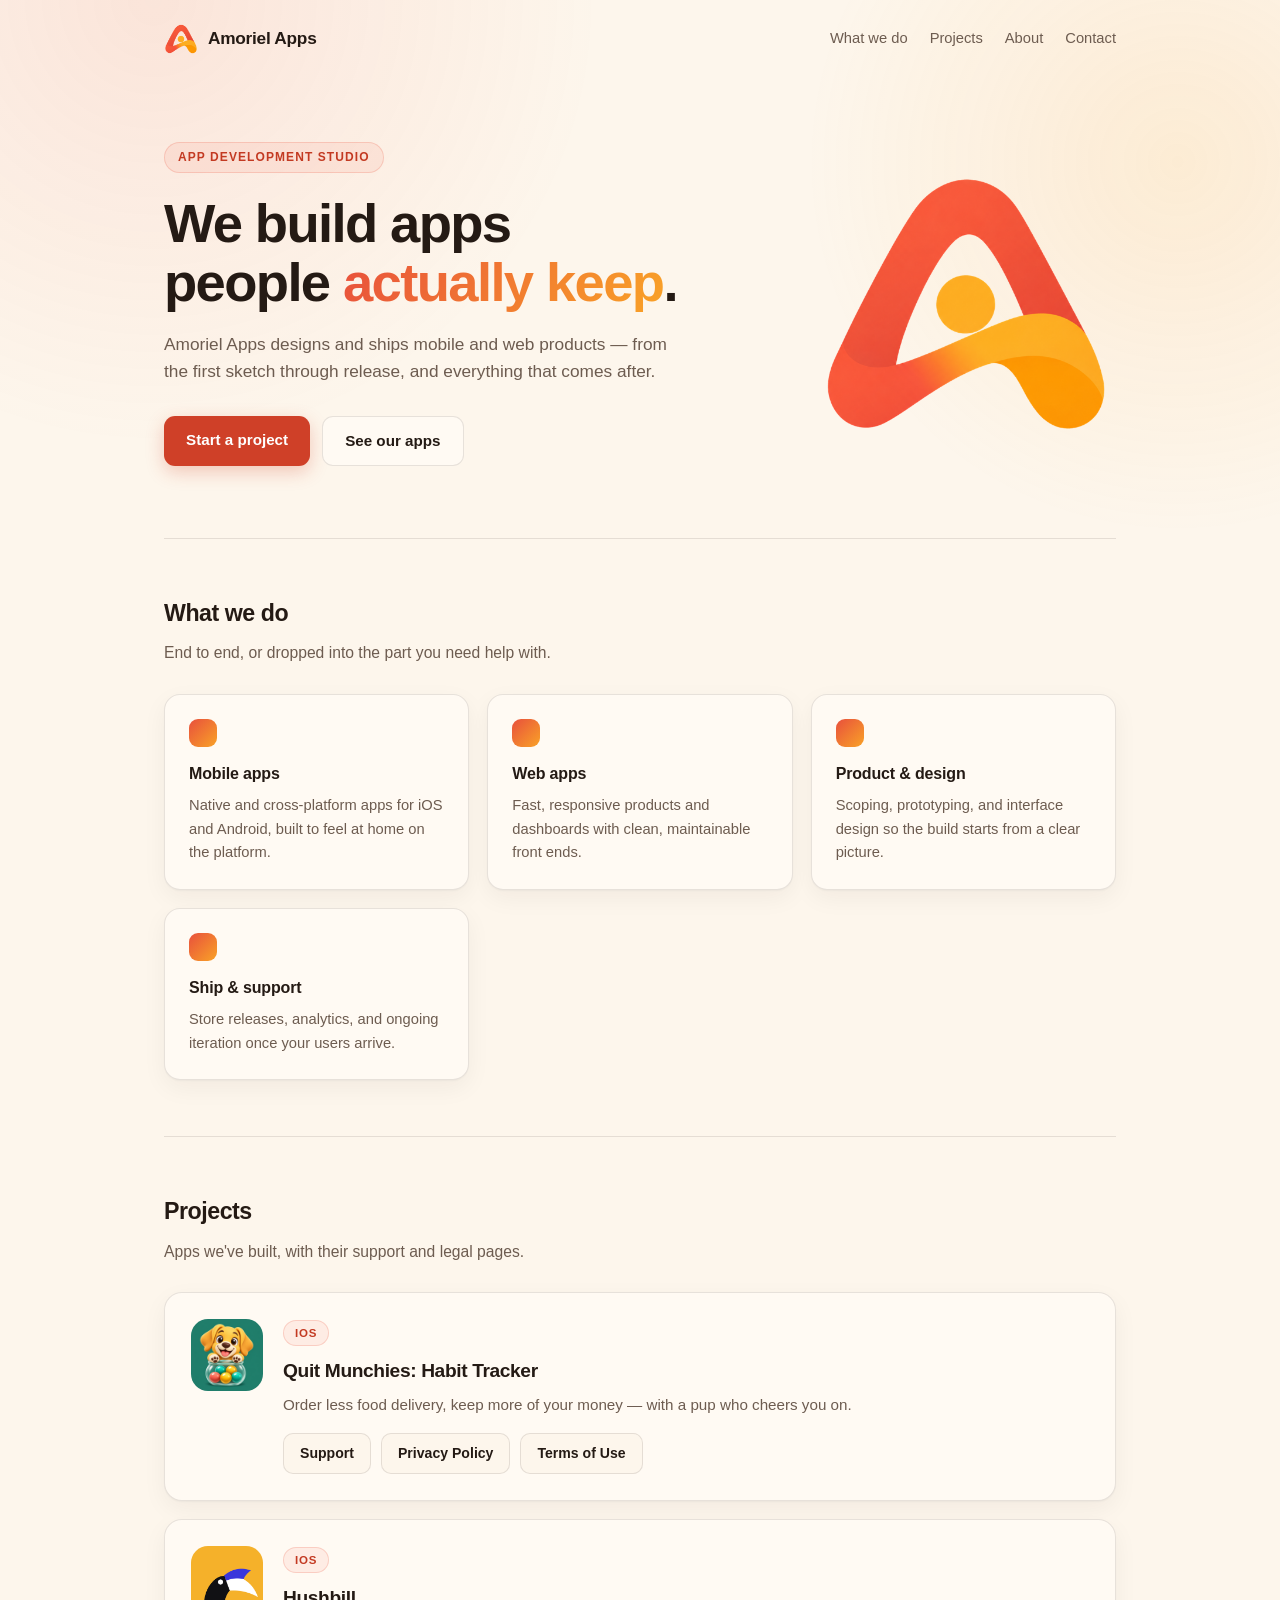
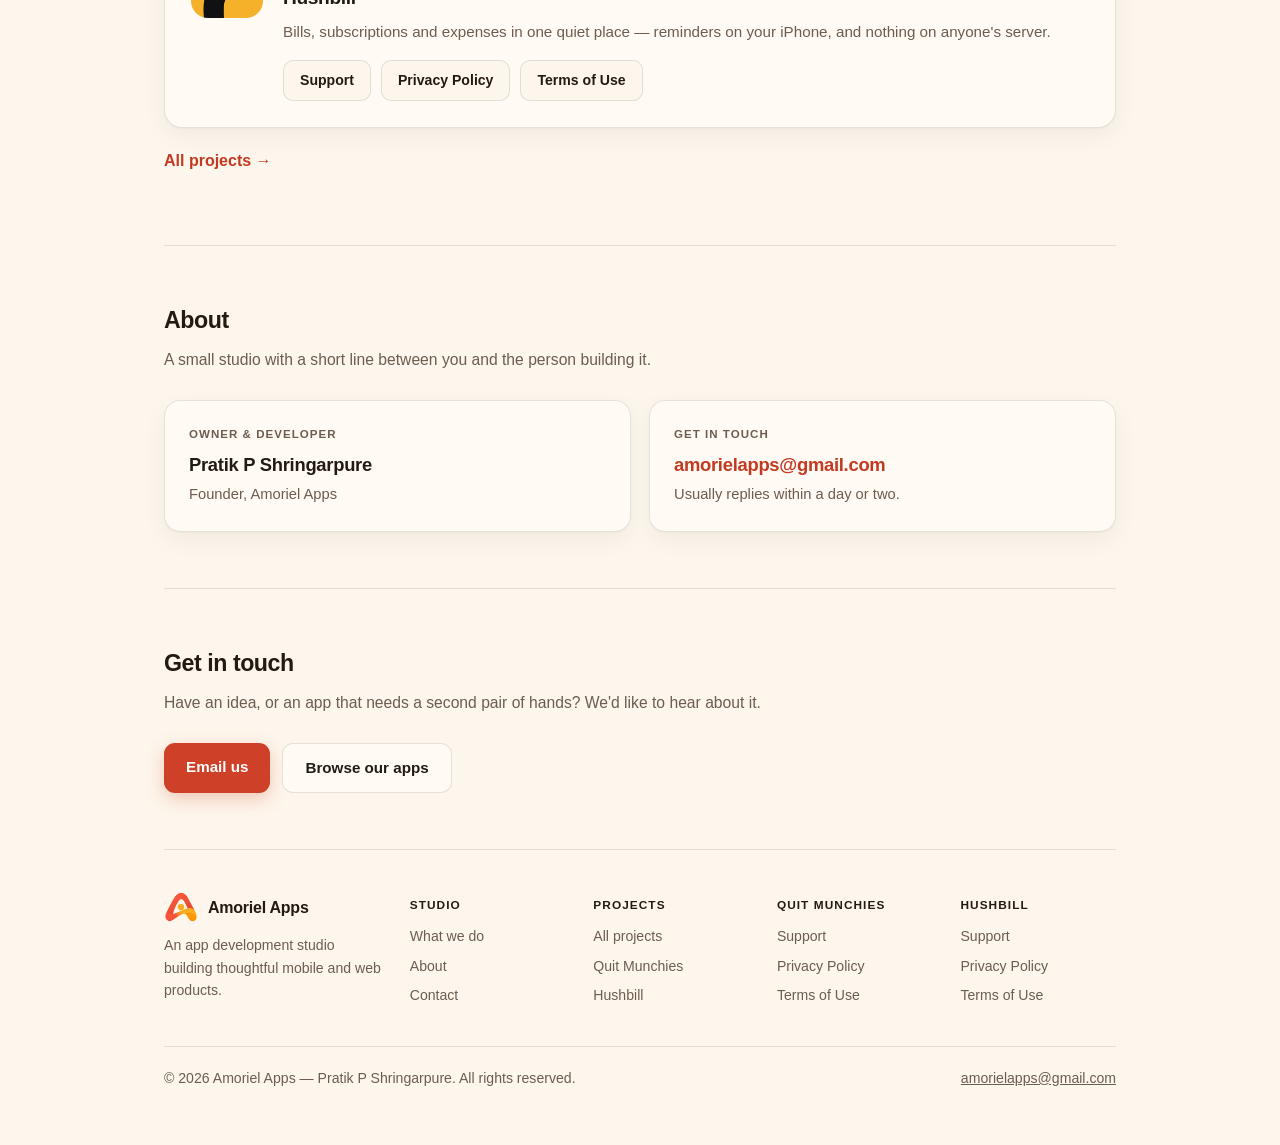
<file: index.html>
<!DOCTYPE html>
<html lang="en">
<head>
  <meta charset="UTF-8">
  <meta name="viewport" content="width=device-width, initial-scale=1.0">
  <title>Amoriel Apps — App development studio</title>
  <meta name="description" content="Amoriel Apps is an app development studio building thoughtful mobile and web products, from first sketch through release.">
  <link rel="canonical" href="https://amoriel-apps.github.io/">
  <meta name="theme-color" content="#fdf6ec" media="(prefers-color-scheme: light)">
  <meta name="theme-color" content="#17110d" media="(prefers-color-scheme: dark)">

  <link rel="icon" href="/assets/favicon-32.png" sizes="32x32" type="image/png">
  <link rel="icon" href="/assets/favicon-16.png" sizes="16x16" type="image/png">
  <link rel="apple-touch-icon" href="/assets/apple-touch-icon.png">
  <link rel="manifest" href="/site.webmanifest">

  <meta property="og:type" content="website">
  <meta property="og:site_name" content="Amoriel Apps">
  <meta property="og:title" content="Amoriel Apps — App development studio">
  <meta property="og:description" content="We design and ship mobile and web products, from first sketch through release.">
  <meta property="og:url" content="https://amoriel-apps.github.io/">
  <meta property="og:image" content="https://amoriel-apps.github.io/assets/og-card.png">
  <meta property="og:image:width" content="1200">
  <meta property="og:image:height" content="630">
  <meta name="twitter:card" content="summary_large_image">
  <meta name="twitter:title" content="Amoriel Apps — App development studio">
  <meta name="twitter:description" content="We design and ship mobile and web products, from first sketch through release.">
  <meta name="twitter:image" content="https://amoriel-apps.github.io/assets/og-card.png">

  <link rel="stylesheet" href="/assets/site.css">

  <script type="application/ld+json">
  {
    "@context": "https://schema.org",
    "@type": "Organization",
    "name": "Amoriel Apps",
    "url": "https://amoriel-apps.github.io/",
    "logo": "https://amoriel-apps.github.io/assets/icon-512.png",
    "email": "amorielapps@gmail.com",
    "founder": { "@type": "Person", "name": "Pratik P Shringarpure" }
  }
  </script>
</head>
<body>
  <a class="skip-link" href="#main">Skip to content</a>
  <div class="glow"></div>

  <div class="wrap">
    <header>
      <a class="logo" href="/">
        <img src="/assets/mark.png" alt="" width="34" height="34">
        Amoriel Apps
      </a>
      <nav aria-label="Main">
        <a href="#what-we-do">What we do</a>
        <a href="/projects/">Projects</a>
        <a href="#about">About</a>
        <a href="#contact">Contact</a>
      </nav>
    </header>

    <main id="main">
      <div class="hero">
        <div>
          <span class="eyebrow">App development studio</span>
          <h1>We build apps people <span class="accent">actually keep</span>.</h1>
          <p class="lede">
            Amoriel Apps designs and ships mobile and web products — from the first sketch
            through release, and everything that comes after.
          </p>
          <div class="actions">
            <a class="btn btn-primary" href="#contact">Start a project</a>
            <a class="btn btn-ghost" href="#projects">See our apps</a>
          </div>
        </div>
        <div class="hero-art">
          <img src="/assets/mark.png" alt="Amoriel Apps logo" width="300" height="300">
        </div>
      </div>

      <section id="what-we-do">
        <h2>What we do</h2>
        <p class="section-sub">End to end, or dropped into the part you need help with.</p>
        <div class="grid">
          <div class="card">
            <div class="dot"></div>
            <h3>Mobile apps</h3>
            <p>Native and cross-platform apps for iOS and Android, built to feel at home on the platform.</p>
          </div>
          <div class="card">
            <div class="dot"></div>
            <h3>Web apps</h3>
            <p>Fast, responsive products and dashboards with clean, maintainable front ends.</p>
          </div>
          <div class="card">
            <div class="dot"></div>
            <h3>Product &amp; design</h3>
            <p>Scoping, prototyping, and interface design so the build starts from a clear picture.</p>
          </div>
          <div class="card">
            <div class="dot"></div>
            <h3>Ship &amp; support</h3>
            <p>Store releases, analytics, and ongoing iteration once your users arrive.</p>
          </div>
        </div>
      </section>

      <section id="projects">
        <h2>Projects</h2>
        <p class="section-sub">Apps we've built, with their support and legal pages.</p>
        <div class="project-list">
          <div class="project">
            <img src="/projects/quit-munchies/app-icon.png" alt="Quit Munchies app icon" width="72" height="72">
            <div class="project-body">
              <span class="status">iOS</span>
              <h3>Quit Munchies: Habit Tracker</h3>
              <p>Order less food delivery, keep more of your money — with a pup who cheers you on.</p>
              <div class="links">
                <a class="pill" href="/projects/quit-munchies/support.html">Support</a>
                <a class="pill" href="/projects/quit-munchies/privacy.html">Privacy Policy</a>
                <a class="pill" href="/projects/quit-munchies/terms.html">Terms of Use</a>
              </div>
            </div>
          </div>

          <div class="project">
            <img src="/projects/hushbill/app-icon.png" alt="Hushbill app icon" width="72" height="72">
            <div class="project-body">
              <span class="status">iOS</span>
              <h3>Hushbill</h3>
              <p>Bills, subscriptions and expenses in one quiet place — reminders on your iPhone, and nothing on anyone's server.</p>
              <div class="links">
                <a class="pill" href="/projects/hushbill/support.html">Support</a>
                <a class="pill" href="/projects/hushbill/privacy.html">Privacy Policy</a>
                <a class="pill" href="/projects/hushbill/terms.html">Terms of Use</a>
              </div>
            </div>
          </div>
        </div>
        <p style="margin-top:20px"><a class="link" href="/projects/">All projects &rarr;</a></p>
      </section>

      <section id="about">
        <h2>About</h2>
        <p class="section-sub">A small studio with a short line between you and the person building it.</p>
        <div class="about">
          <div class="owner">
            <div class="label">Owner &amp; developer</div>
            <div class="name">Pratik P Shringarpure</div>
            <p class="role">Founder, Amoriel Apps</p>
          </div>
          <div class="owner">
            <div class="label">Get in touch</div>
            <div class="name"><a class="link" href="mailto:amorielapps@gmail.com">amorielapps@gmail.com</a></div>
            <p class="role">Usually replies within a day or two.</p>
          </div>
        </div>
      </section>

      <section id="contact">
        <h2>Get in touch</h2>
        <p class="section-sub">Have an idea, or an app that needs a second pair of hands? We'd like to hear about it.</p>
        <div class="actions">
          <a class="btn btn-primary" href="mailto:amorielapps@gmail.com">Email us</a>
          <a class="btn btn-ghost" href="/projects/">Browse our apps</a>
        </div>
      </section>
    </main>

    <footer>
      <div class="foot-cols">
        <div class="foot-brand">
          <span class="logo">
            <img src="/assets/mark.png" alt="" width="28" height="28">
            Amoriel Apps
          </span>
          <p>An app development studio building thoughtful mobile and web products.</p>
        </div>
        <div>
          <h4>Studio</h4>
          <ul>
            <li><a href="#what-we-do">What we do</a></li>
            <li><a href="#about">About</a></li>
            <li><a href="#contact">Contact</a></li>
          </ul>
        </div>
        <div>
          <h4>Projects</h4>
          <ul>
            <li><a href="/projects/">All projects</a></li>
            <li><a href="/projects/quit-munchies/">Quit Munchies</a></li>
            <li><a href="/projects/hushbill/">Hushbill</a></li>
          </ul>
        </div>
        <div>
          <h4>Quit Munchies</h4>
          <ul>
            <li><a href="/projects/quit-munchies/support.html">Support</a></li>
            <li><a href="/projects/quit-munchies/privacy.html">Privacy Policy</a></li>
            <li><a href="/projects/quit-munchies/terms.html">Terms of Use</a></li>
          </ul>
        </div>
        <div>
          <h4>Hushbill</h4>
          <ul>
            <li><a href="/projects/hushbill/support.html">Support</a></li>
            <li><a href="/projects/hushbill/privacy.html">Privacy Policy</a></li>
            <li><a href="/projects/hushbill/terms.html">Terms of Use</a></li>
          </ul>
        </div>
      </div>
      <div class="foot-base">
        <span>&copy; 2026 Amoriel Apps — Pratik P Shringarpure. All rights reserved.</span>
        <span><a href="mailto:amorielapps@gmail.com">amorielapps@gmail.com</a></span>
      </div>
    </footer>
  </div>
</body>
</html>
</file>
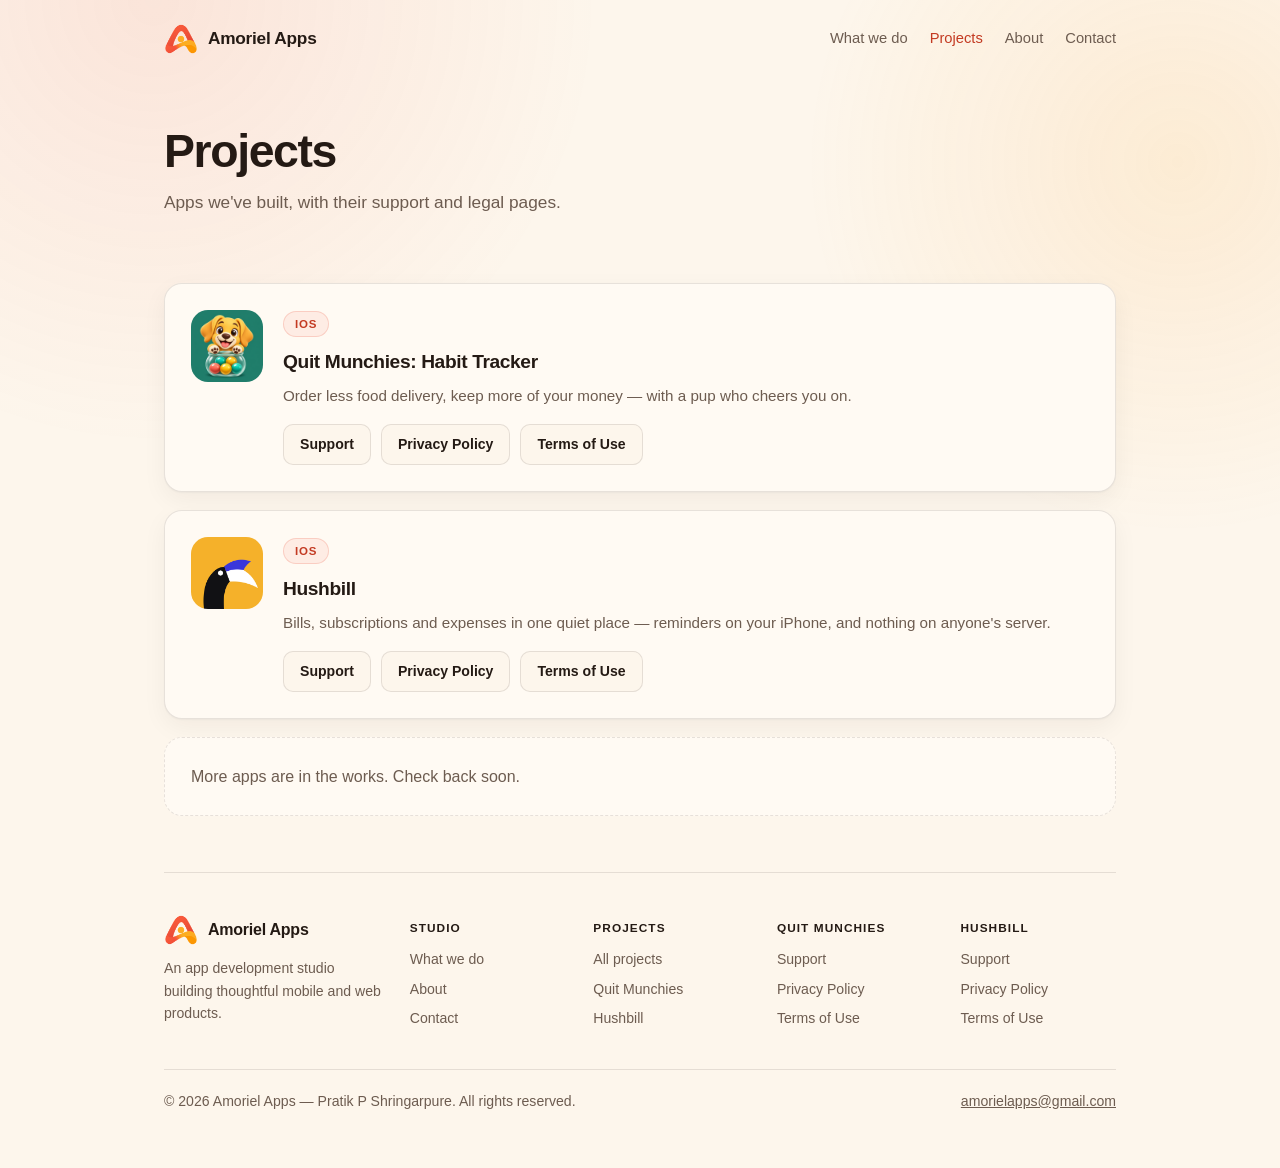
<file: projects/index.html>
<!DOCTYPE html>
<html lang="en">
<head>
  <meta charset="UTF-8">
  <meta name="viewport" content="width=device-width, initial-scale=1.0">
  <title>Projects · Amoriel Apps</title>
  <meta name="description" content="Apps built by Amoriel Apps, with their support and legal pages.">
  <link rel="canonical" href="https://amoriel-apps.github.io/projects/">
  <meta name="theme-color" content="#fdf6ec" media="(prefers-color-scheme: light)">
  <meta name="theme-color" content="#17110d" media="(prefers-color-scheme: dark)">

  <link rel="icon" href="/assets/favicon-32.png" sizes="32x32" type="image/png">
  <link rel="icon" href="/assets/favicon-16.png" sizes="16x16" type="image/png">
  <link rel="apple-touch-icon" href="/assets/apple-touch-icon.png">
  <link rel="manifest" href="/site.webmanifest">

  <meta property="og:type" content="website">
  <meta property="og:site_name" content="Amoriel Apps">
  <meta property="og:title" content="Projects · Amoriel Apps">
  <meta property="og:description" content="Apps built by Amoriel Apps, with their support and legal pages.">
  <meta property="og:url" content="https://amoriel-apps.github.io/projects/">
  <meta property="og:image" content="https://amoriel-apps.github.io/assets/og-card.png">
  <meta property="og:image:width" content="1200">
  <meta property="og:image:height" content="630">
  <meta name="twitter:card" content="summary_large_image">
  <meta name="twitter:image" content="https://amoriel-apps.github.io/assets/og-card.png">

  <link rel="stylesheet" href="/assets/site.css">
</head>
<body>
  <a class="skip-link" href="#main">Skip to content</a>
  <div class="glow"></div>

  <div class="wrap">
    <header>
      <a class="logo" href="/">
        <img src="/assets/mark.png" alt="" width="34" height="34">
        Amoriel Apps
      </a>
      <nav aria-label="Main">
        <a href="/#what-we-do">What we do</a>
        <a href="/projects/" aria-current="page">Projects</a>
        <a href="/#about">About</a>
        <a href="/#contact">Contact</a>
      </nav>
    </header>

    <main id="main">
      <div class="page-head">
        <h1>Projects</h1>
        <p class="lede">Apps we've built, with their support and legal pages.</p>
      </div>

      <div class="project-list" style="padding-bottom:56px">
        <div class="project">
          <img src="/projects/quit-munchies/app-icon.png" alt="Quit Munchies app icon" width="72" height="72">
          <div class="project-body">
            <span class="status">iOS</span>
            <h3>Quit Munchies: Habit Tracker</h3>
            <p>Order less food delivery, keep more of your money — with a pup who cheers you on.</p>
            <div class="links">
              <a class="pill" href="/projects/quit-munchies/support.html">Support</a>
              <a class="pill" href="/projects/quit-munchies/privacy.html">Privacy Policy</a>
              <a class="pill" href="/projects/quit-munchies/terms.html">Terms of Use</a>
            </div>
          </div>
        </div>

        <div class="project">
          <img src="/projects/hushbill/app-icon.png" alt="Hushbill app icon" width="72" height="72">
          <div class="project-body">
            <span class="status">iOS</span>
            <h3>Hushbill</h3>
            <p>Bills, subscriptions and expenses in one quiet place — reminders on your iPhone, and nothing on anyone's server.</p>
            <div class="links">
              <a class="pill" href="/projects/hushbill/support.html">Support</a>
              <a class="pill" href="/projects/hushbill/privacy.html">Privacy Policy</a>
              <a class="pill" href="/projects/hushbill/terms.html">Terms of Use</a>
            </div>
          </div>
        </div>

        <div class="empty">More apps are in the works. Check back soon.</div>
      </div>
    </main>

    <footer>
      <div class="foot-cols">
        <div class="foot-brand">
          <span class="logo">
            <img src="/assets/mark.png" alt="" width="28" height="28">
            Amoriel Apps
          </span>
          <p>An app development studio building thoughtful mobile and web products.</p>
        </div>
        <div>
          <h4>Studio</h4>
          <ul>
            <li><a href="/#what-we-do">What we do</a></li>
            <li><a href="/#about">About</a></li>
            <li><a href="/#contact">Contact</a></li>
          </ul>
        </div>
        <div>
          <h4>Projects</h4>
          <ul>
            <li><a href="/projects/">All projects</a></li>
            <li><a href="/projects/quit-munchies/">Quit Munchies</a></li>
            <li><a href="/projects/hushbill/">Hushbill</a></li>
          </ul>
        </div>
        <div>
          <h4>Quit Munchies</h4>
          <ul>
            <li><a href="/projects/quit-munchies/support.html">Support</a></li>
            <li><a href="/projects/quit-munchies/privacy.html">Privacy Policy</a></li>
            <li><a href="/projects/quit-munchies/terms.html">Terms of Use</a></li>
          </ul>
        </div>
        <div>
          <h4>Hushbill</h4>
          <ul>
            <li><a href="/projects/hushbill/support.html">Support</a></li>
            <li><a href="/projects/hushbill/privacy.html">Privacy Policy</a></li>
            <li><a href="/projects/hushbill/terms.html">Terms of Use</a></li>
          </ul>
        </div>
      </div>
      <div class="foot-base">
        <span>&copy; 2026 Amoriel Apps — Pratik P Shringarpure. All rights reserved.</span>
        <span><a href="mailto:amorielapps@gmail.com">amorielapps@gmail.com</a></span>
      </div>
    </footer>
  </div>
</body>
</html>
</file>
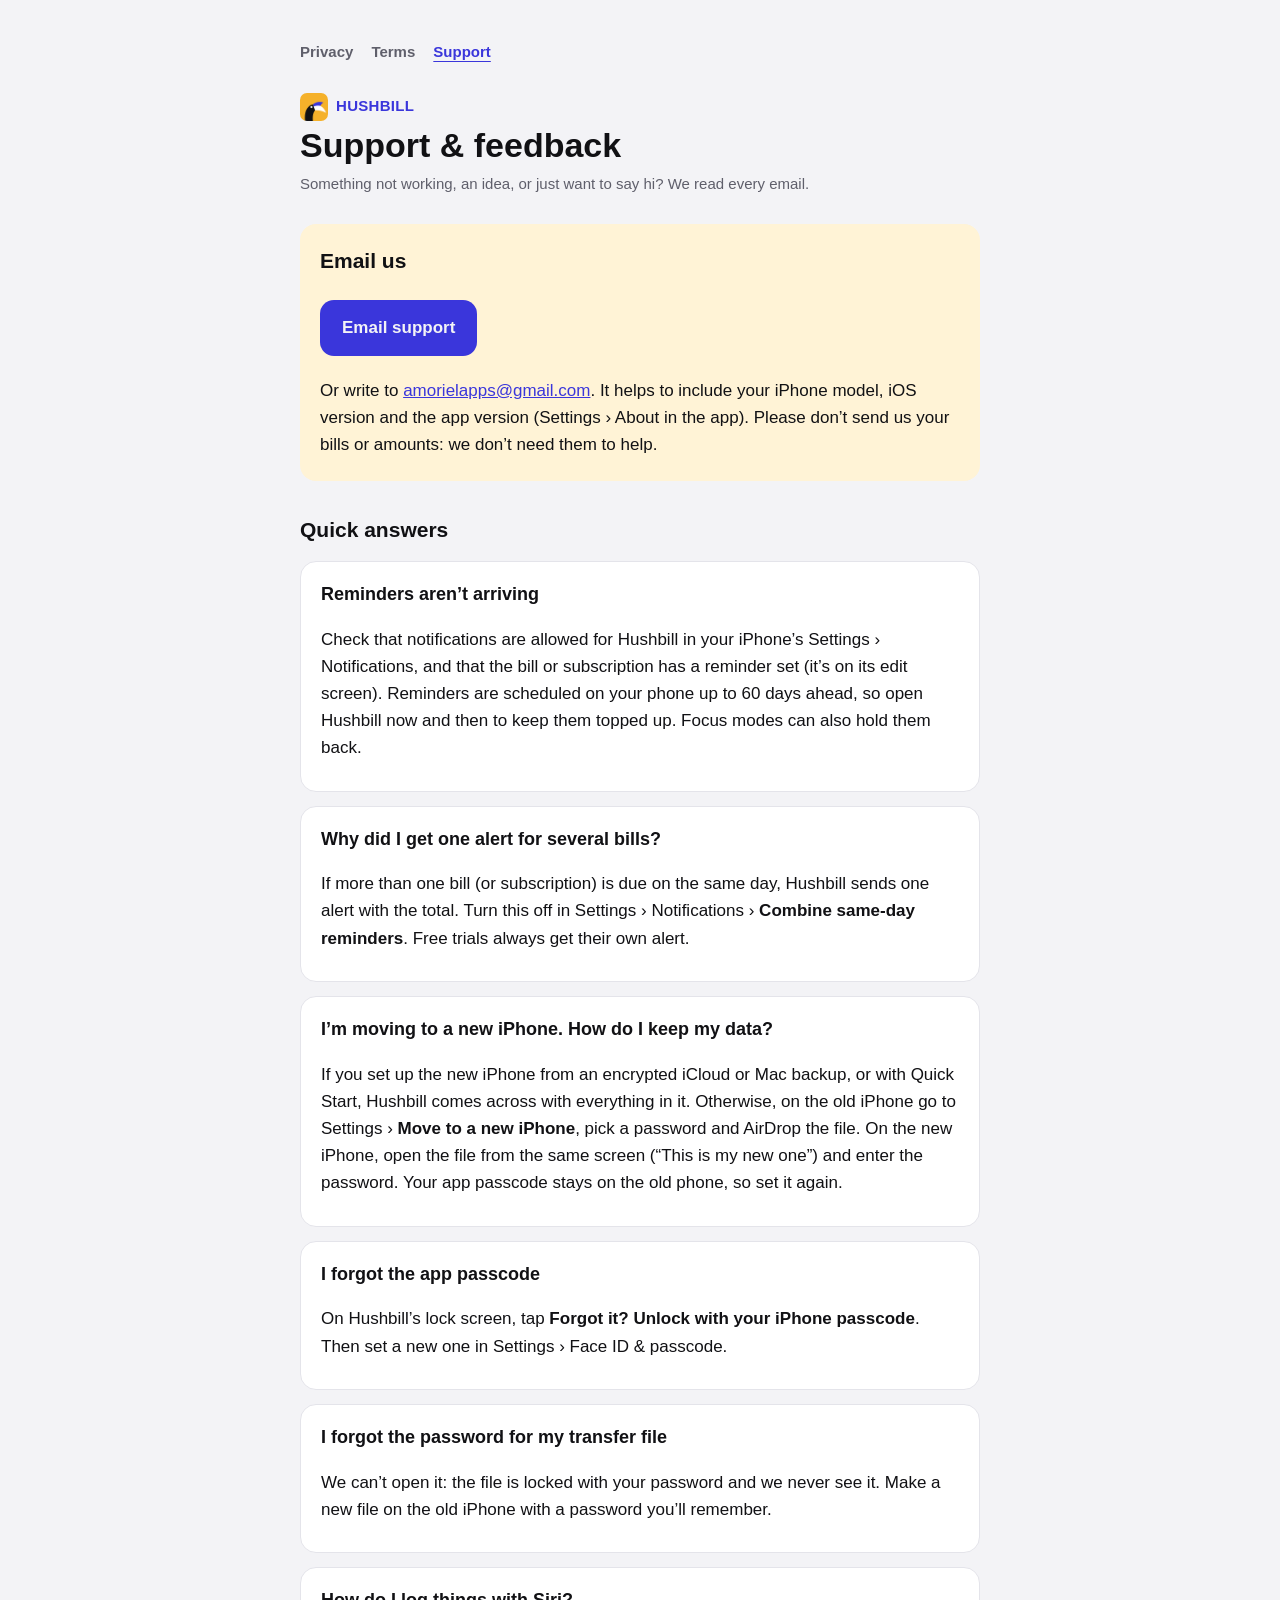
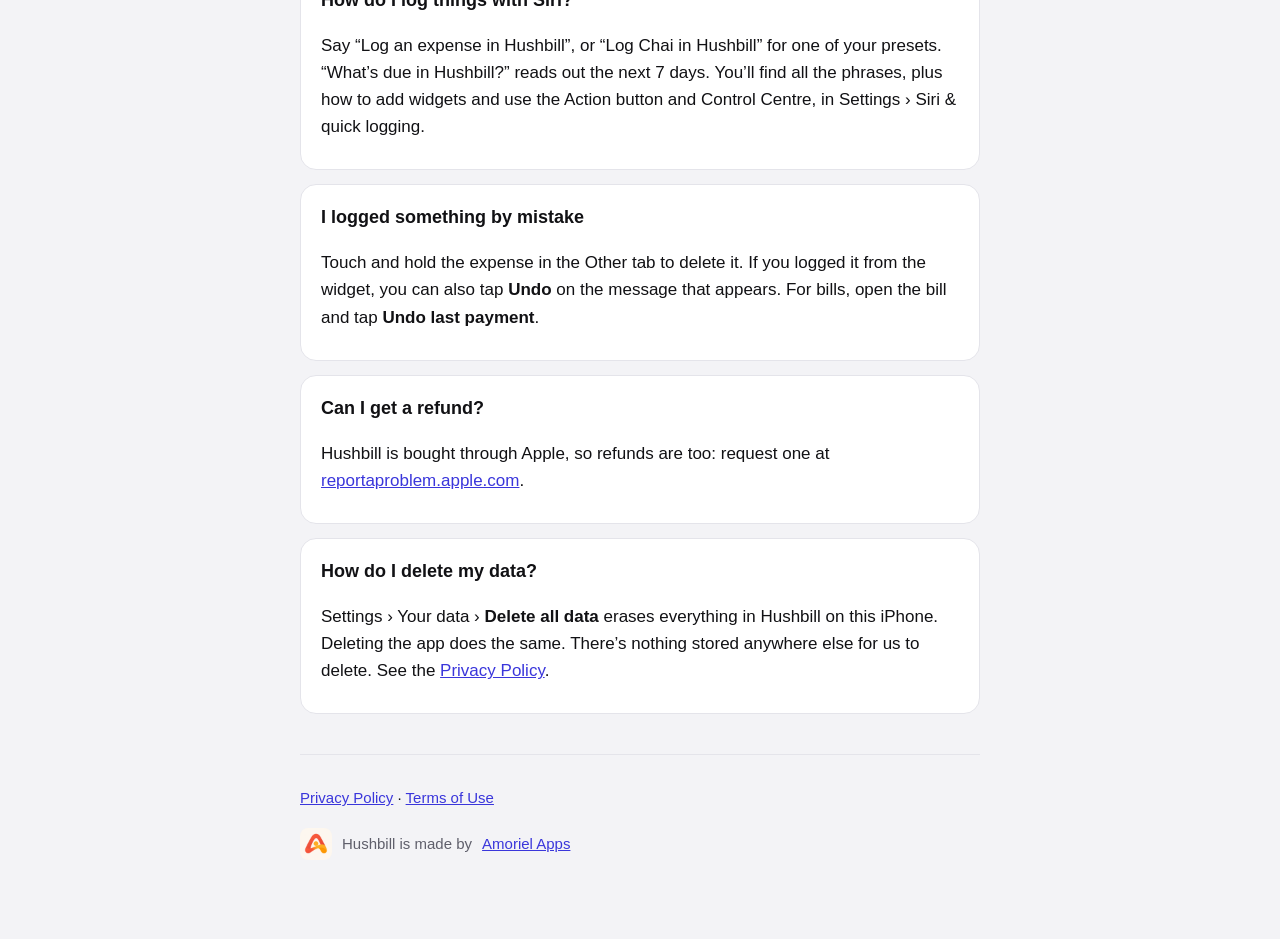
<file: projects/hushbill/index.html>
<!doctype html>
<!-- Hushbill: the folder's own address (…/hushbill/) opens the Support page. -->
<html lang="en">
<head>
<meta charset="utf-8">
<meta name="viewport" content="width=device-width, initial-scale=1">
<title>Hushbill</title>
<meta name="robots" content="noindex">
<meta http-equiv="refresh" content="0; url=support.html">
<link rel="canonical" href="https://amoriel-apps.github.io/projects/hushbill/support.html">
<link rel="icon" type="image/png" href="app-icon.png">
</head>
<body>
<p><a href="support.html">Hushbill support</a> · <a href="privacy.html">Privacy Policy</a> · <a href="terms.html">Terms of Use</a></p>
</body>
</html>
</file>
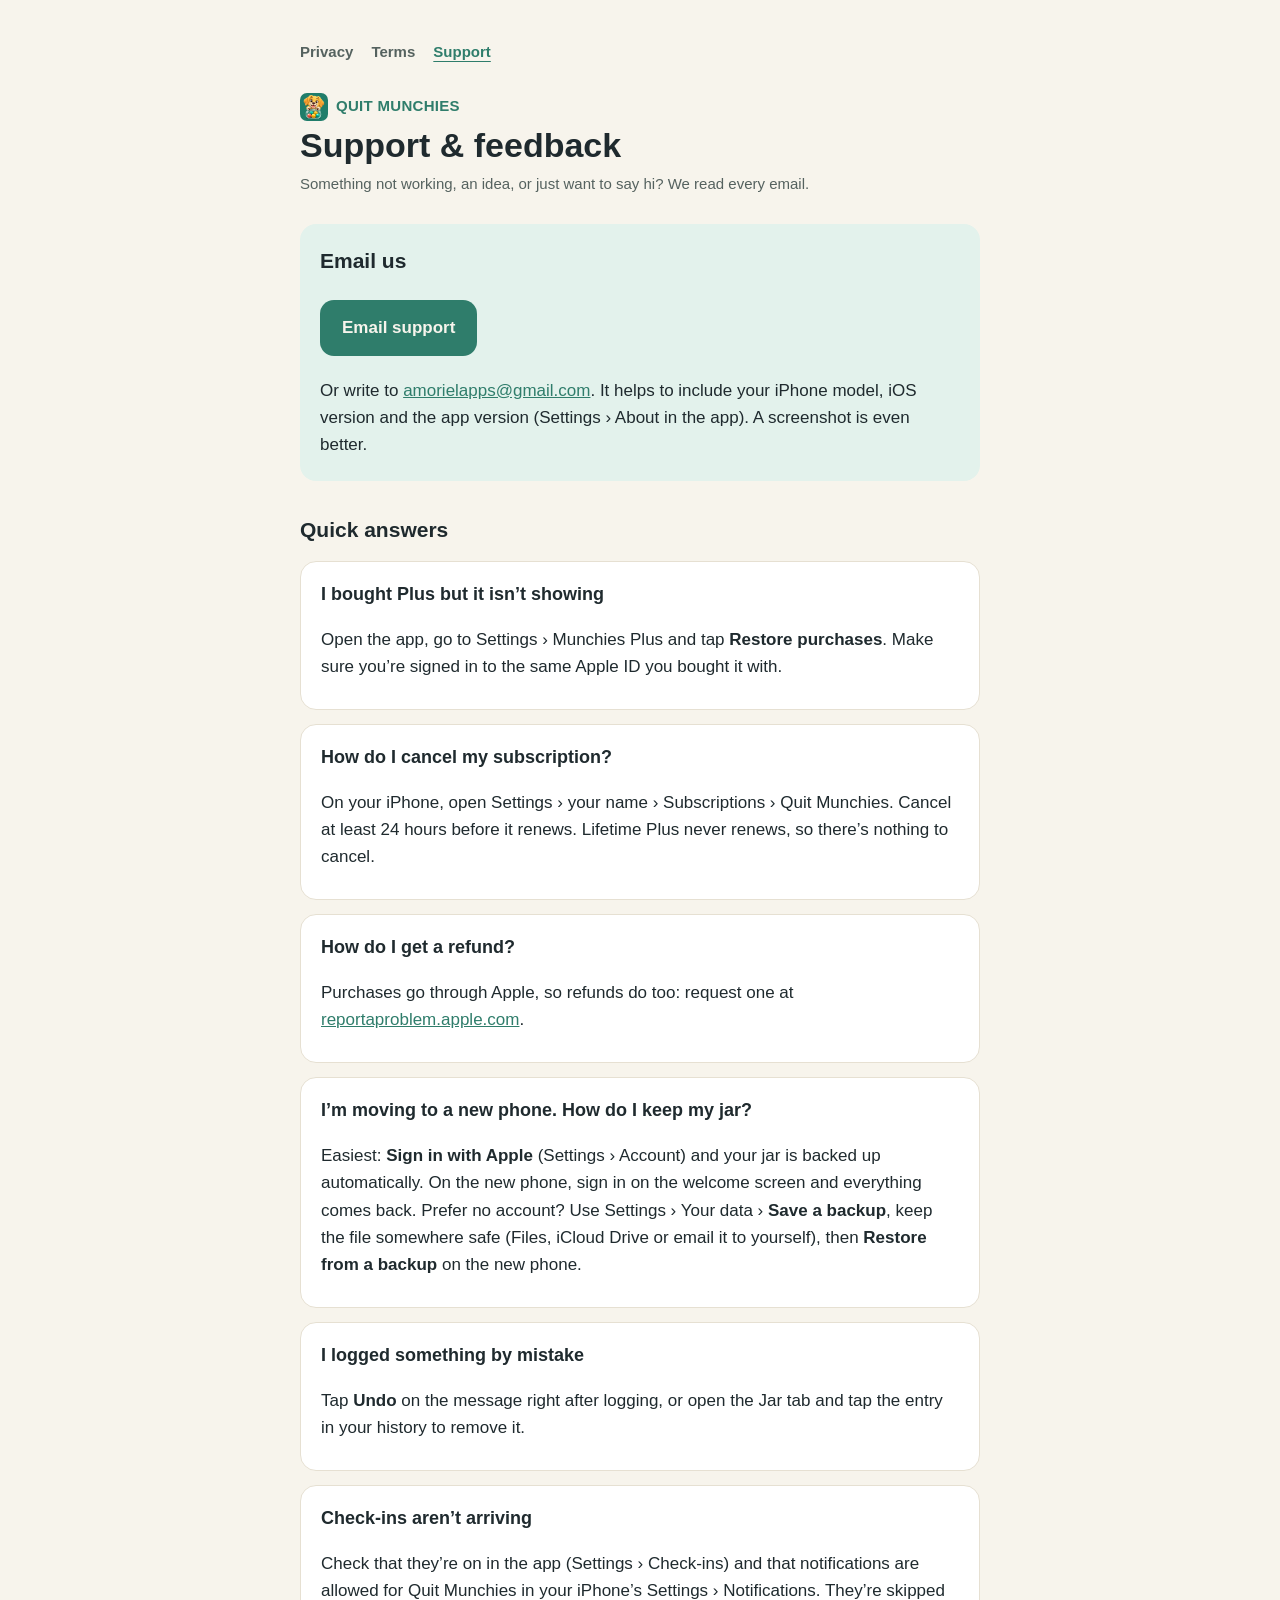
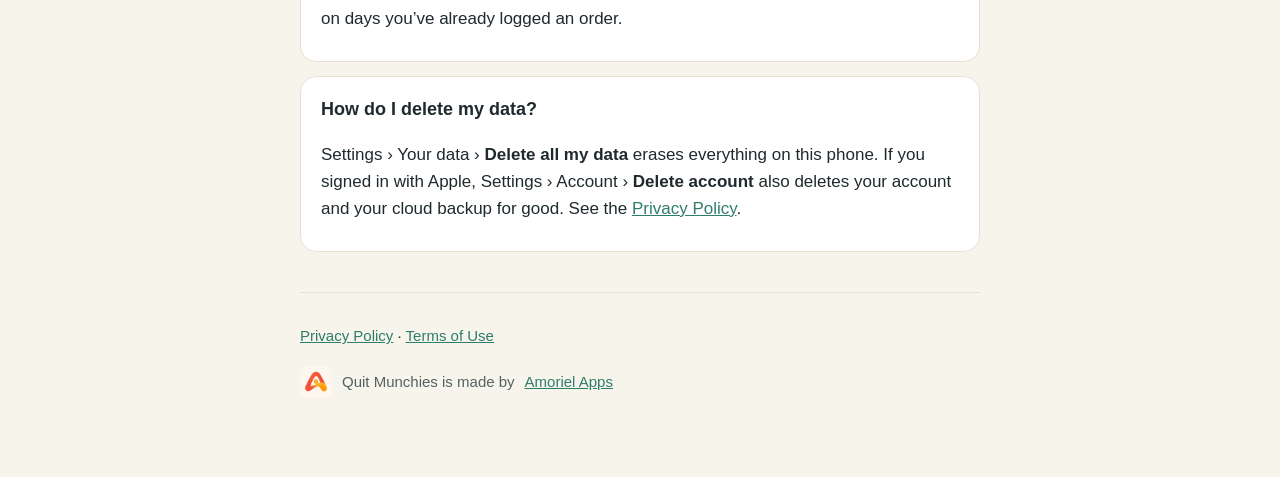
<file: projects/quit-munchies/index.html>
<!doctype html>
<!-- Quit Munchies: the folder's own address (…/quit-munchies/) opens the Support page. -->
<html lang="en">
<head>
<meta charset="utf-8">
<meta name="viewport" content="width=device-width, initial-scale=1">
<title>Quit Munchies</title>
<meta name="robots" content="noindex">
<meta http-equiv="refresh" content="0; url=support.html">
<link rel="canonical" href="https://amoriel-apps.github.io/projects/quit-munchies/support.html">
<link rel="icon" type="image/png" href="app-icon.png">
</head>
<body>
<p><a href="support.html">Quit Munchies support</a> · <a href="privacy.html">Privacy Policy</a> · <a href="terms.html">Terms of Use</a></p>
</body>
</html>
</file>
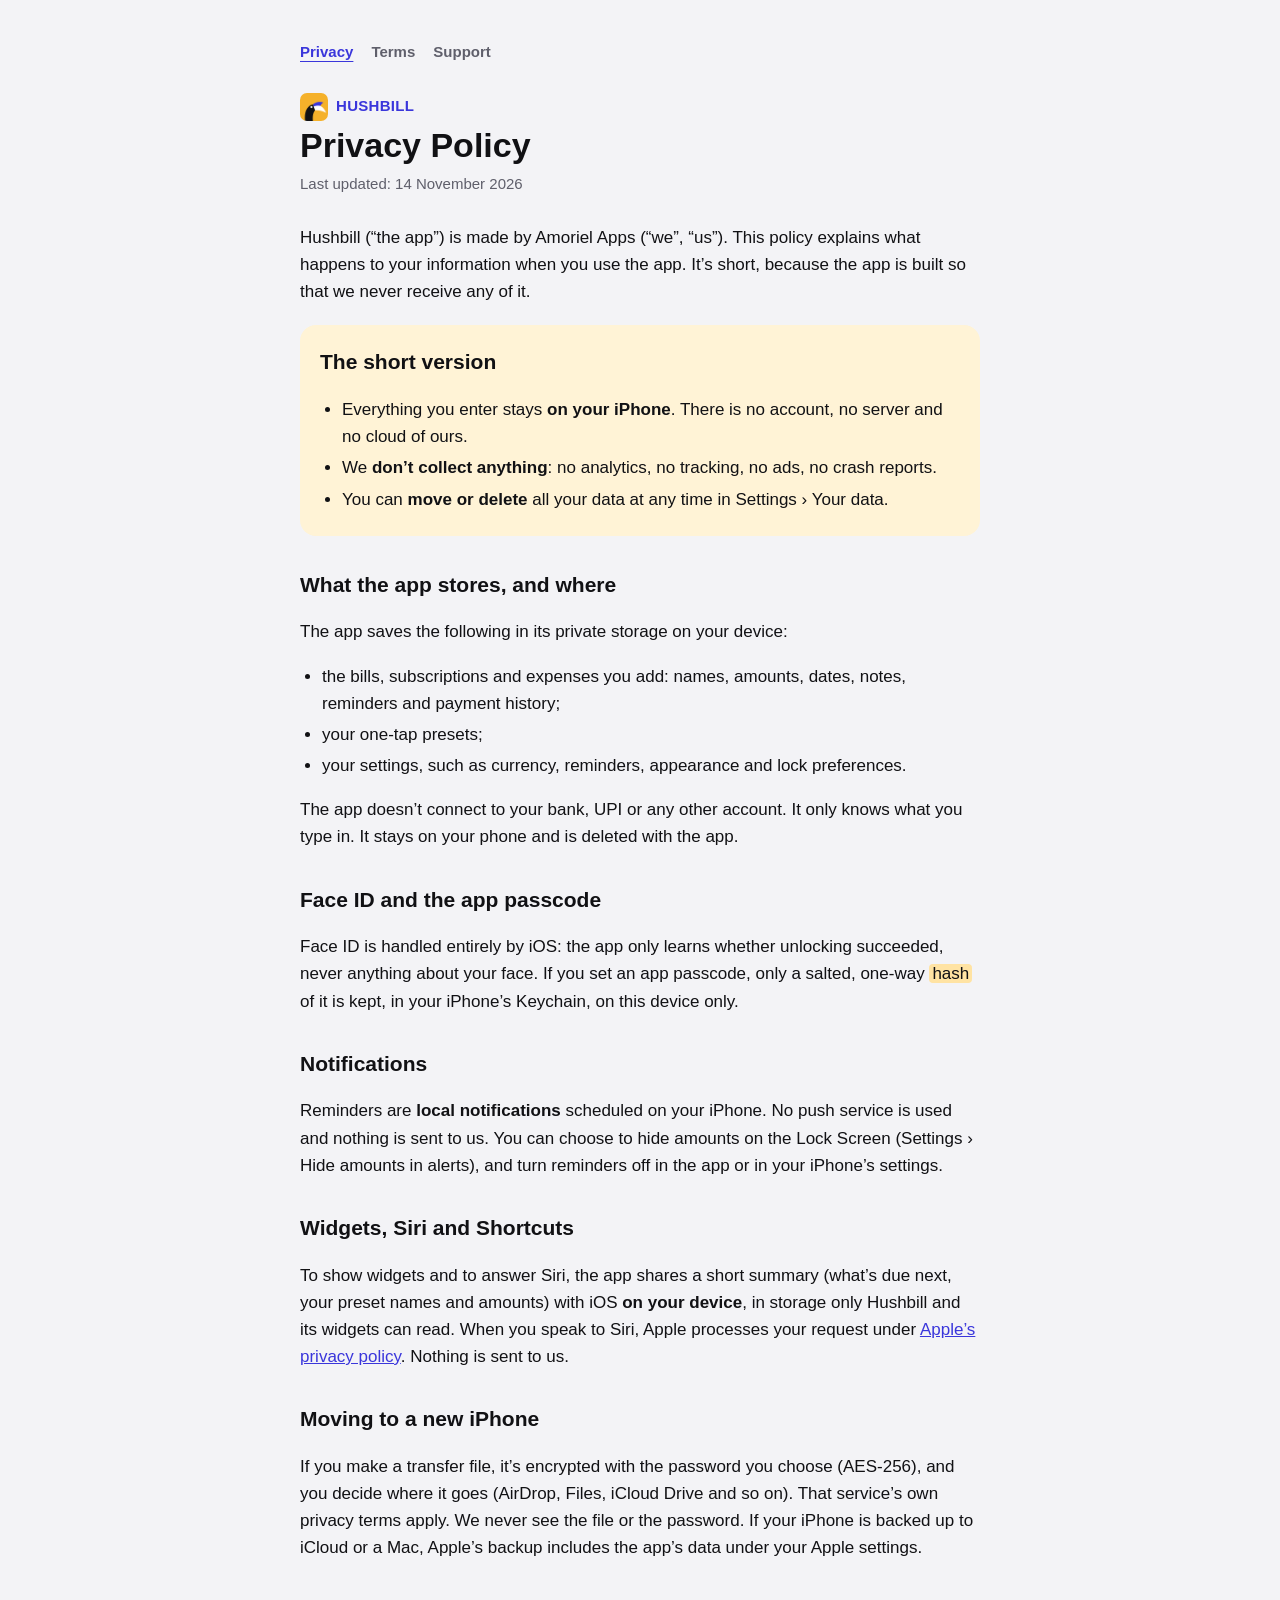
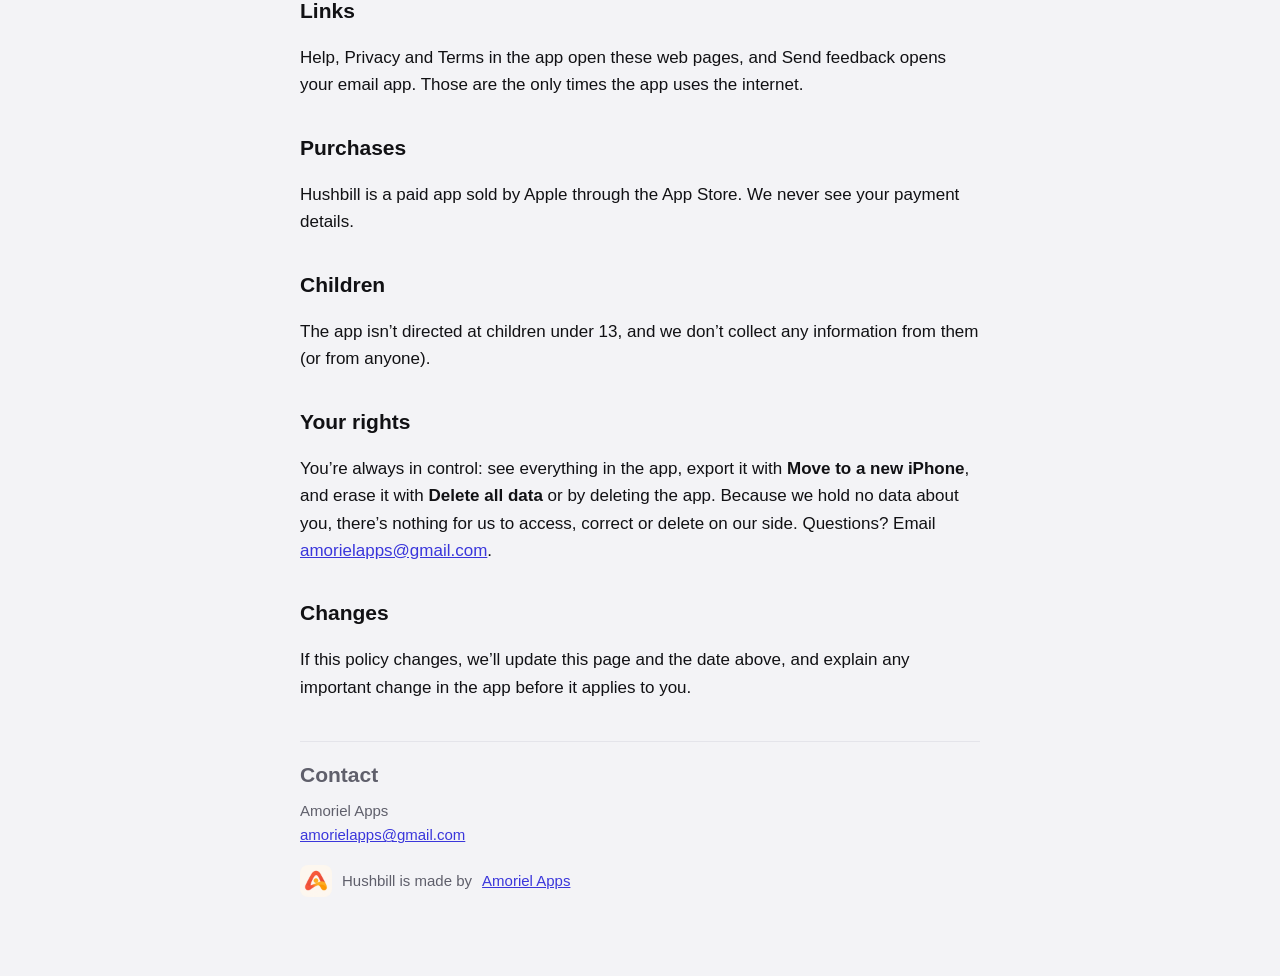
<file: projects/hushbill/privacy.html>
<!doctype html>
<html lang="en">
<head>
<meta charset="utf-8">
<meta name="viewport" content="width=device-width, initial-scale=1">
<title>Privacy Policy · Hushbill</title>
<link rel="icon" type="image/png" href="app-icon.png">
<link rel="apple-touch-icon" href="app-icon.png">
<meta name="description" content="How Hushbill handles your information: everything stays on your iPhone.">
<link rel="canonical" href="https://amoriel-apps.github.io/projects/hushbill/privacy.html">
<meta name="theme-color" content="#F3F3F6" media="(prefers-color-scheme: light)">
<meta name="theme-color" content="#0F0F12" media="(prefers-color-scheme: dark)">
<meta property="og:type" content="website">
<meta property="og:site_name" content="Amoriel Apps">
<meta property="og:title" content="Privacy Policy · Hushbill">
<meta property="og:description" content="How Hushbill handles your information: everything stays on your iPhone.">
<meta property="og:url" content="https://amoriel-apps.github.io/projects/hushbill/privacy.html">
<meta property="og:image" content="https://amoriel-apps.github.io/projects/hushbill/app-icon.png">
<meta name="twitter:card" content="summary">
<meta name="twitter:title" content="Privacy Policy · Hushbill">
<meta name="twitter:description" content="How Hushbill handles your information: everything stays on your iPhone.">
<meta name="twitter:image" content="https://amoriel-apps.github.io/projects/hushbill/app-icon.png">
<style>
  :root {
    --ground: #F3F3F6; --card: #FFFFFF; --ink: #111114; --muted: #5F5F6B; --line: #E4E4EA;
    --primary: #3A36DB; --soft: #FFF3D6; --mark: #FFE3A3;
  }
  @media (prefers-color-scheme: dark) {
    :root { --ground: #0F0F12; --card: #1C1C21; --ink: #F4F4F6; --muted: #A6A6B0; --line: #2C2C33;
            --primary: #9C99FF; --soft: #2A2312; --mark: #4A3D12; }
  }
  * { box-sizing: border-box; }
  body {
    margin: 0; background: var(--ground); color: var(--ink);
    font: 17px/1.6 -apple-system, BlinkMacSystemFont, "Segoe UI", Roboto, "Helvetica Neue", Arial, sans-serif;
  }
  main { max-width: 720px; margin: 0 auto; padding: 40px 20px 64px; }
  header { margin-bottom: 28px; }
  .app img { width: 28px; height: 28px; border-radius: 7px; vertical-align: middle; margin-right: 8px; }
  .app { display: inline-block; font-weight: 800; color: var(--primary); letter-spacing: .02em; font-size: 15px; }
  h1 { font-size: 34px; line-height: 1.2; margin: 4px 0 6px; }
  .updated { color: var(--muted); font-size: 15px; margin: 0; }
  h2 { font-size: 21px; margin: 32px 0 8px; }
  p, li { color: var(--ink); }
  ul { padding-left: 22px; }
  li { margin: 4px 0; }
  .summary { background: var(--soft); border-radius: 16px; padding: 6px 20px; margin: 20px 0 8px; }
  .summary h2 { margin-top: 14px; }
  a { color: var(--primary); }
  mark { background: var(--mark); color: inherit; padding: 0 3px; border-radius: 4px; }
  footer { margin-top: 40px; padding-top: 16px; border-top: 1px solid var(--line); color: var(--muted); font-size: 15px; }
  address { font-style: normal; }
  @media (max-width: 480px) { body { font-size: 16px; } h1 { font-size: 28px; } }
</style>
<style>
  nav { display: flex; gap: 18px; flex-wrap: wrap; margin: 0 0 28px; font-size: 15px; font-weight: 700; }
  nav a { text-decoration: none; color: var(--muted); }
  nav a[aria-current="page"] { color: var(--primary); text-decoration: underline; text-underline-offset: 4px; }
  .button { display: inline-block; background: var(--primary); color: var(--ground); text-decoration: none; font-weight: 800;
            padding: 14px 22px; border-radius: 14px; margin: 6px 0 4px; }
  .card { background: var(--card); border: 1px solid var(--line); border-radius: 16px; padding: 4px 20px 12px; margin: 14px 0; }
  .card h3 { font-size: 18px; margin: 14px 0 4px; }
  .maker { display: flex; align-items: center; gap: 10px; margin-top: 18px; color: var(--muted); font-size: 15px; }
  .maker img { width: 32px; height: 32px; border-radius: 8px; }
</style>
</head>
<body>
<main>
  <nav aria-label="Hushbill pages"><a href="privacy.html" aria-current="page">Privacy</a><a href="terms.html">Terms</a><a href="support.html">Support</a></nav>
  <header>
    <span class="app"><img src="app-icon.png" alt="">HUSHBILL</span>
    <h1>Privacy Policy</h1>
    <p class="updated">Last updated: 14 November 2026</p>
  </header>

  <p>Hushbill (“the app”) is made by Amoriel Apps (“we”, “us”). This policy explains what happens to your information when you use the app. It’s short, because the app is built so that we never receive any of it.</p>

  <section class="summary">
    <h2>The short version</h2>
    <ul>
      <li>Everything you enter stays <strong>on your iPhone</strong>. There is no account, no server and no cloud of ours.</li>
      <li>We <strong>don’t collect anything</strong>: no analytics, no tracking, no ads, no crash reports.</li>
      <li>You can <strong>move or delete</strong> all your data at any time in Settings › Your data.</li>
    </ul>
  </section>

  <h2>What the app stores, and where</h2>
  <p>The app saves the following in its private storage on your device:</p>
  <ul>
    <li>the bills, subscriptions and expenses you add: names, amounts, dates, notes, reminders and payment history;</li>
    <li>your one-tap presets;</li>
    <li>your settings, such as currency, reminders, appearance and lock preferences.</li>
  </ul>
  <p>The app doesn’t connect to your bank, UPI or any other account. It only knows what you type in. It stays on your phone and is deleted with the app.</p>

  <h2>Face ID and the app passcode</h2>
  <p>Face ID is handled entirely by iOS: the app only learns whether unlocking succeeded, never anything about your face. If you set an app passcode, only a salted, one-way <mark>hash</mark> of it is kept, in your iPhone’s Keychain, on this device only.</p>

  <h2>Notifications</h2>
  <p>Reminders are <strong>local notifications</strong> scheduled on your iPhone. No push service is used and nothing is sent to us. You can choose to hide amounts on the Lock Screen (Settings › Hide amounts in alerts), and turn reminders off in the app or in your iPhone’s settings.</p>

  <h2>Widgets, Siri and Shortcuts</h2>
  <p>To show widgets and to answer Siri, the app shares a short summary (what’s due next, your preset names and amounts) with iOS <strong>on your device</strong>, in storage only Hushbill and its widgets can read. When you speak to Siri, Apple processes your request under <a href="https://www.apple.com/legal/privacy/">Apple’s privacy policy</a>. Nothing is sent to us.</p>

  <h2>Moving to a new iPhone</h2>
  <p>If you make a transfer file, it’s encrypted with the password you choose (AES-256), and you decide where it goes (AirDrop, Files, iCloud Drive and so on). That service’s own privacy terms apply. We never see the file or the password. If your iPhone is backed up to iCloud or a Mac, Apple’s backup includes the app’s data under your Apple settings.</p>

  <h2>Links</h2>
  <p>Help, Privacy and Terms in the app open these web pages, and Send feedback opens your email app. Those are the only times the app uses the internet.</p>

  <h2>Purchases</h2>
  <p>Hushbill is a paid app sold by Apple through the App Store. We never see your payment details.</p>

  <h2>Children</h2>
  <p>The app isn’t directed at children under 13, and we don’t collect any information from them (or from anyone).</p>

  <h2>Your rights</h2>
  <p>You’re always in control: see everything in the app, export it with <strong>Move to a new iPhone</strong>, and erase it with <strong>Delete all data</strong> or by deleting the app. Because we hold no data about you, there’s nothing for us to access, correct or delete on our side. Questions? Email <a href="mailto:amorielapps@gmail.com">amorielapps@gmail.com</a>.</p>

  <h2>Changes</h2>
  <p>If this policy changes, we’ll update this page and the date above, and explain any important change in the app before it applies to you.</p>

  <footer>
    <h2 style="margin-top:0">Contact</h2>
    <address>
      Amoriel Apps<br>
      <a href="mailto:amorielapps@gmail.com">amorielapps@gmail.com</a>
    </address>
    <p class="maker"><img src="amoriel-logo.png" alt="Amoriel Apps logo"> Hushbill is made by <a href="/">Amoriel Apps</a></p>
  </footer>
</main>
</body>
</html>
</file>
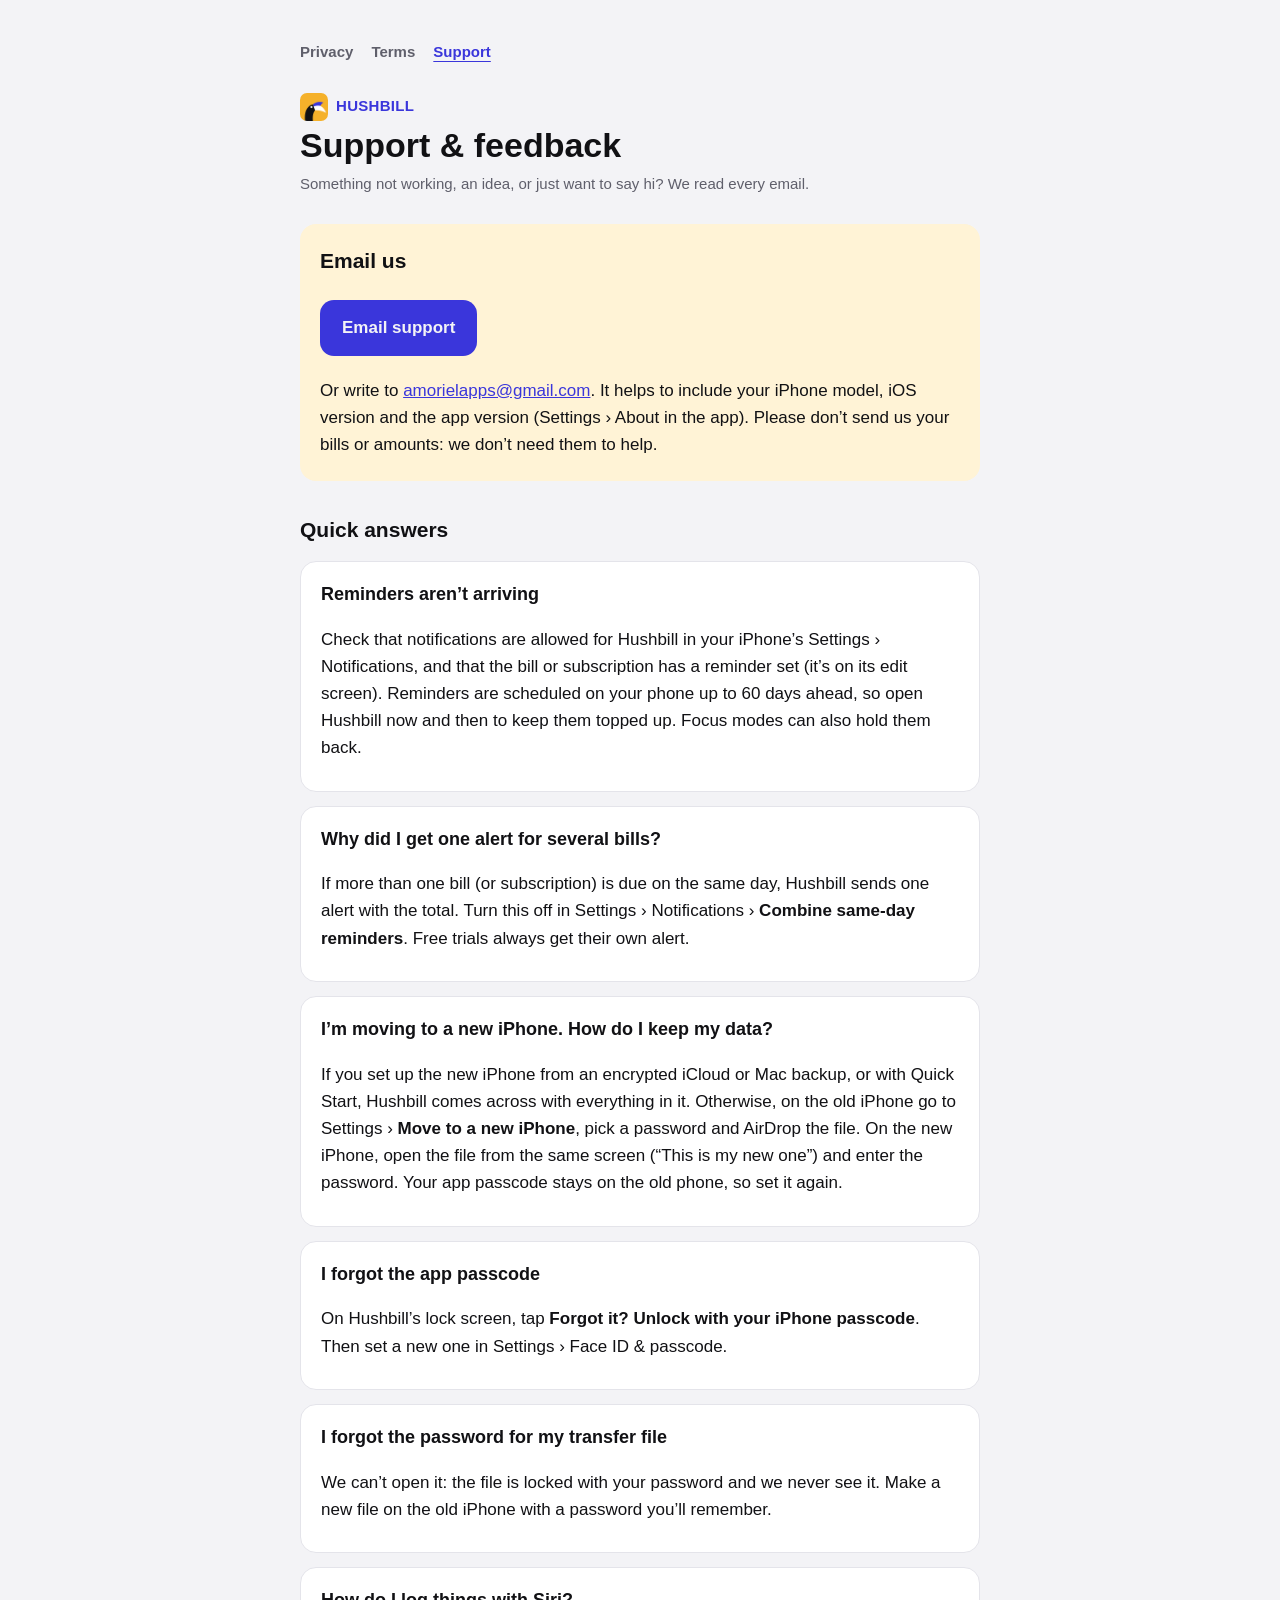
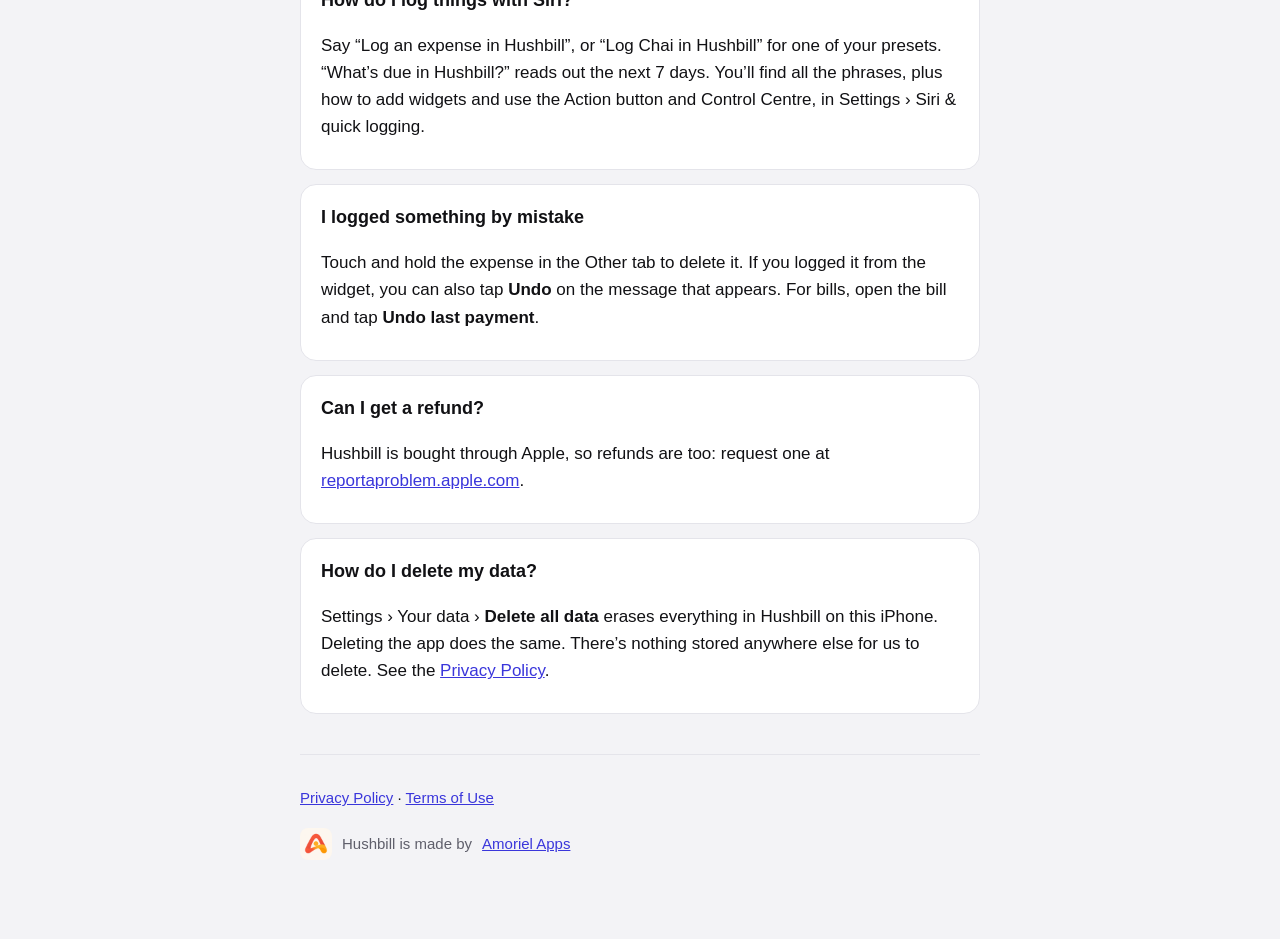
<file: projects/hushbill/support.html>
<!doctype html>
<html lang="en">
<head>
<meta charset="utf-8">
<meta name="viewport" content="width=device-width, initial-scale=1">
<title>Support · Hushbill</title>
<link rel="icon" type="image/png" href="app-icon.png">
<link rel="apple-touch-icon" href="app-icon.png">
<meta name="description" content="Help and feedback for Hushbill: reminders, moving to a new iPhone, passcodes, Siri and more.">
<link rel="canonical" href="https://amoriel-apps.github.io/projects/hushbill/support.html">
<meta name="theme-color" content="#F3F3F6" media="(prefers-color-scheme: light)">
<meta name="theme-color" content="#0F0F12" media="(prefers-color-scheme: dark)">
<meta property="og:type" content="website">
<meta property="og:site_name" content="Amoriel Apps">
<meta property="og:title" content="Support · Hushbill">
<meta property="og:description" content="Help and feedback for Hushbill: reminders, moving to a new iPhone, passcodes, Siri and more.">
<meta property="og:url" content="https://amoriel-apps.github.io/projects/hushbill/support.html">
<meta property="og:image" content="https://amoriel-apps.github.io/projects/hushbill/app-icon.png">
<meta name="twitter:card" content="summary">
<meta name="twitter:title" content="Support · Hushbill">
<meta name="twitter:description" content="Help and feedback for Hushbill: reminders, moving to a new iPhone, passcodes, Siri and more.">
<meta name="twitter:image" content="https://amoriel-apps.github.io/projects/hushbill/app-icon.png">
<style>
  :root {
    --ground: #F3F3F6; --card: #FFFFFF; --ink: #111114; --muted: #5F5F6B; --line: #E4E4EA;
    --primary: #3A36DB; --soft: #FFF3D6; --mark: #FFE3A3;
  }
  @media (prefers-color-scheme: dark) {
    :root { --ground: #0F0F12; --card: #1C1C21; --ink: #F4F4F6; --muted: #A6A6B0; --line: #2C2C33;
            --primary: #9C99FF; --soft: #2A2312; --mark: #4A3D12; }
  }
  * { box-sizing: border-box; }
  body {
    margin: 0; background: var(--ground); color: var(--ink);
    font: 17px/1.6 -apple-system, BlinkMacSystemFont, "Segoe UI", Roboto, "Helvetica Neue", Arial, sans-serif;
  }
  main { max-width: 720px; margin: 0 auto; padding: 40px 20px 64px; }
  header { margin-bottom: 28px; }
  .app img { width: 28px; height: 28px; border-radius: 7px; vertical-align: middle; margin-right: 8px; }
  .app { display: inline-block; font-weight: 800; color: var(--primary); letter-spacing: .02em; font-size: 15px; }
  h1 { font-size: 34px; line-height: 1.2; margin: 4px 0 6px; }
  .updated { color: var(--muted); font-size: 15px; margin: 0; }
  h2 { font-size: 21px; margin: 32px 0 8px; }
  p, li { color: var(--ink); }
  ul { padding-left: 22px; }
  li { margin: 4px 0; }
  .summary { background: var(--soft); border-radius: 16px; padding: 6px 20px; margin: 20px 0 8px; }
  .summary h2 { margin-top: 14px; }
  a { color: var(--primary); }
  mark { background: var(--mark); color: inherit; padding: 0 3px; border-radius: 4px; }
  footer { margin-top: 40px; padding-top: 16px; border-top: 1px solid var(--line); color: var(--muted); font-size: 15px; }
  address { font-style: normal; }
  @media (max-width: 480px) { body { font-size: 16px; } h1 { font-size: 28px; } }
</style>
<style>
  nav { display: flex; gap: 18px; flex-wrap: wrap; margin: 0 0 28px; font-size: 15px; font-weight: 700; }
  nav a { text-decoration: none; color: var(--muted); }
  nav a[aria-current="page"] { color: var(--primary); text-decoration: underline; text-underline-offset: 4px; }
  .button { display: inline-block; background: var(--primary); color: var(--ground); text-decoration: none; font-weight: 800;
            padding: 14px 22px; border-radius: 14px; margin: 6px 0 4px; }
  .card { background: var(--card); border: 1px solid var(--line); border-radius: 16px; padding: 4px 20px 12px; margin: 14px 0; }
  .card h3 { font-size: 18px; margin: 14px 0 4px; }
  .maker { display: flex; align-items: center; gap: 10px; margin-top: 18px; color: var(--muted); font-size: 15px; }
  .maker img { width: 32px; height: 32px; border-radius: 8px; }
</style>
</head>
<body>
<main>
  <nav aria-label="Hushbill pages"><a href="privacy.html">Privacy</a><a href="terms.html">Terms</a><a href="support.html" aria-current="page">Support</a></nav>
  <header>
    <span class="app"><img src="app-icon.png" alt="">HUSHBILL</span>
    <h1>Support &amp; feedback</h1>
    <p class="updated">Something not working, an idea, or just want to say hi? We read every email.</p>
  </header>

  <section class="summary">
    <h2>Email us</h2>
    <p><a class="button" href="mailto:amorielapps@gmail.com?subject=Hushbill%20support">Email support</a></p>
    <p style="margin-top:4px">Or write to <a href="mailto:amorielapps@gmail.com">amorielapps@gmail.com</a>. It helps to include your iPhone model, iOS version and the app version (Settings › About in the app). Please don’t send us your bills or amounts: we don’t need them to help.</p>
  </section>

  <h2>Quick answers</h2>

  <div class="card">
    <h3>Reminders aren’t arriving</h3>
    <p>Check that notifications are allowed for Hushbill in your iPhone’s Settings › Notifications, and that the bill or subscription has a reminder set (it’s on its edit screen). Reminders are scheduled on your phone up to 60 days ahead, so open Hushbill now and then to keep them topped up. Focus modes can also hold them back.</p>
  </div>
  <div class="card">
    <h3>Why did I get one alert for several bills?</h3>
    <p>If more than one bill (or subscription) is due on the same day, Hushbill sends one alert with the total. Turn this off in Settings › Notifications › <strong>Combine same-day reminders</strong>. Free trials always get their own alert.</p>
  </div>
  <div class="card">
    <h3>I’m moving to a new iPhone. How do I keep my data?</h3>
    <p>If you set up the new iPhone from an encrypted iCloud or Mac backup, or with Quick Start, Hushbill comes across with everything in it. Otherwise, on the old iPhone go to Settings › <strong>Move to a new iPhone</strong>, pick a password and AirDrop the file. On the new iPhone, open the file from the same screen (“This is my new one”) and enter the password. Your app passcode stays on the old phone, so set it again.</p>
  </div>
  <div class="card">
    <h3>I forgot the app passcode</h3>
    <p>On Hushbill’s lock screen, tap <strong>Forgot it? Unlock with your iPhone passcode</strong>. Then set a new one in Settings › Face ID &amp; passcode.</p>
  </div>
  <div class="card">
    <h3>I forgot the password for my transfer file</h3>
    <p>We can’t open it: the file is locked with your password and we never see it. Make a new file on the old iPhone with a password you’ll remember.</p>
  </div>
  <div class="card">
    <h3>How do I log things with Siri?</h3>
    <p>Say “Log an expense in Hushbill”, or “Log Chai in Hushbill” for one of your presets. “What’s due in Hushbill?” reads out the next 7 days. You’ll find all the phrases, plus how to add widgets and use the Action button and Control Centre, in Settings › Siri &amp; quick logging.</p>
  </div>
  <div class="card">
    <h3>I logged something by mistake</h3>
    <p>Touch and hold the expense in the Other tab to delete it. If you logged it from the widget, you can also tap <strong>Undo</strong> on the message that appears. For bills, open the bill and tap <strong>Undo last payment</strong>.</p>
  </div>
  <div class="card">
    <h3>Can I get a refund?</h3>
    <p>Hushbill is bought through Apple, so refunds are too: request one at <a href="https://reportaproblem.apple.com">reportaproblem.apple.com</a>.</p>
  </div>
  <div class="card">
    <h3>How do I delete my data?</h3>
    <p>Settings › Your data › <strong>Delete all data</strong> erases everything in Hushbill on this iPhone. Deleting the app does the same. There’s nothing stored anywhere else for us to delete. See the <a href="privacy.html">Privacy Policy</a>.</p>
  </div>

  <footer>
    <p><a href="privacy.html">Privacy Policy</a> · <a href="terms.html">Terms of Use</a></p>
    <p class="maker"><img src="amoriel-logo.png" alt="Amoriel Apps logo"> Hushbill is made by <a href="/">Amoriel Apps</a></p>
  </footer>
</main>
</body>
</html>
</file>
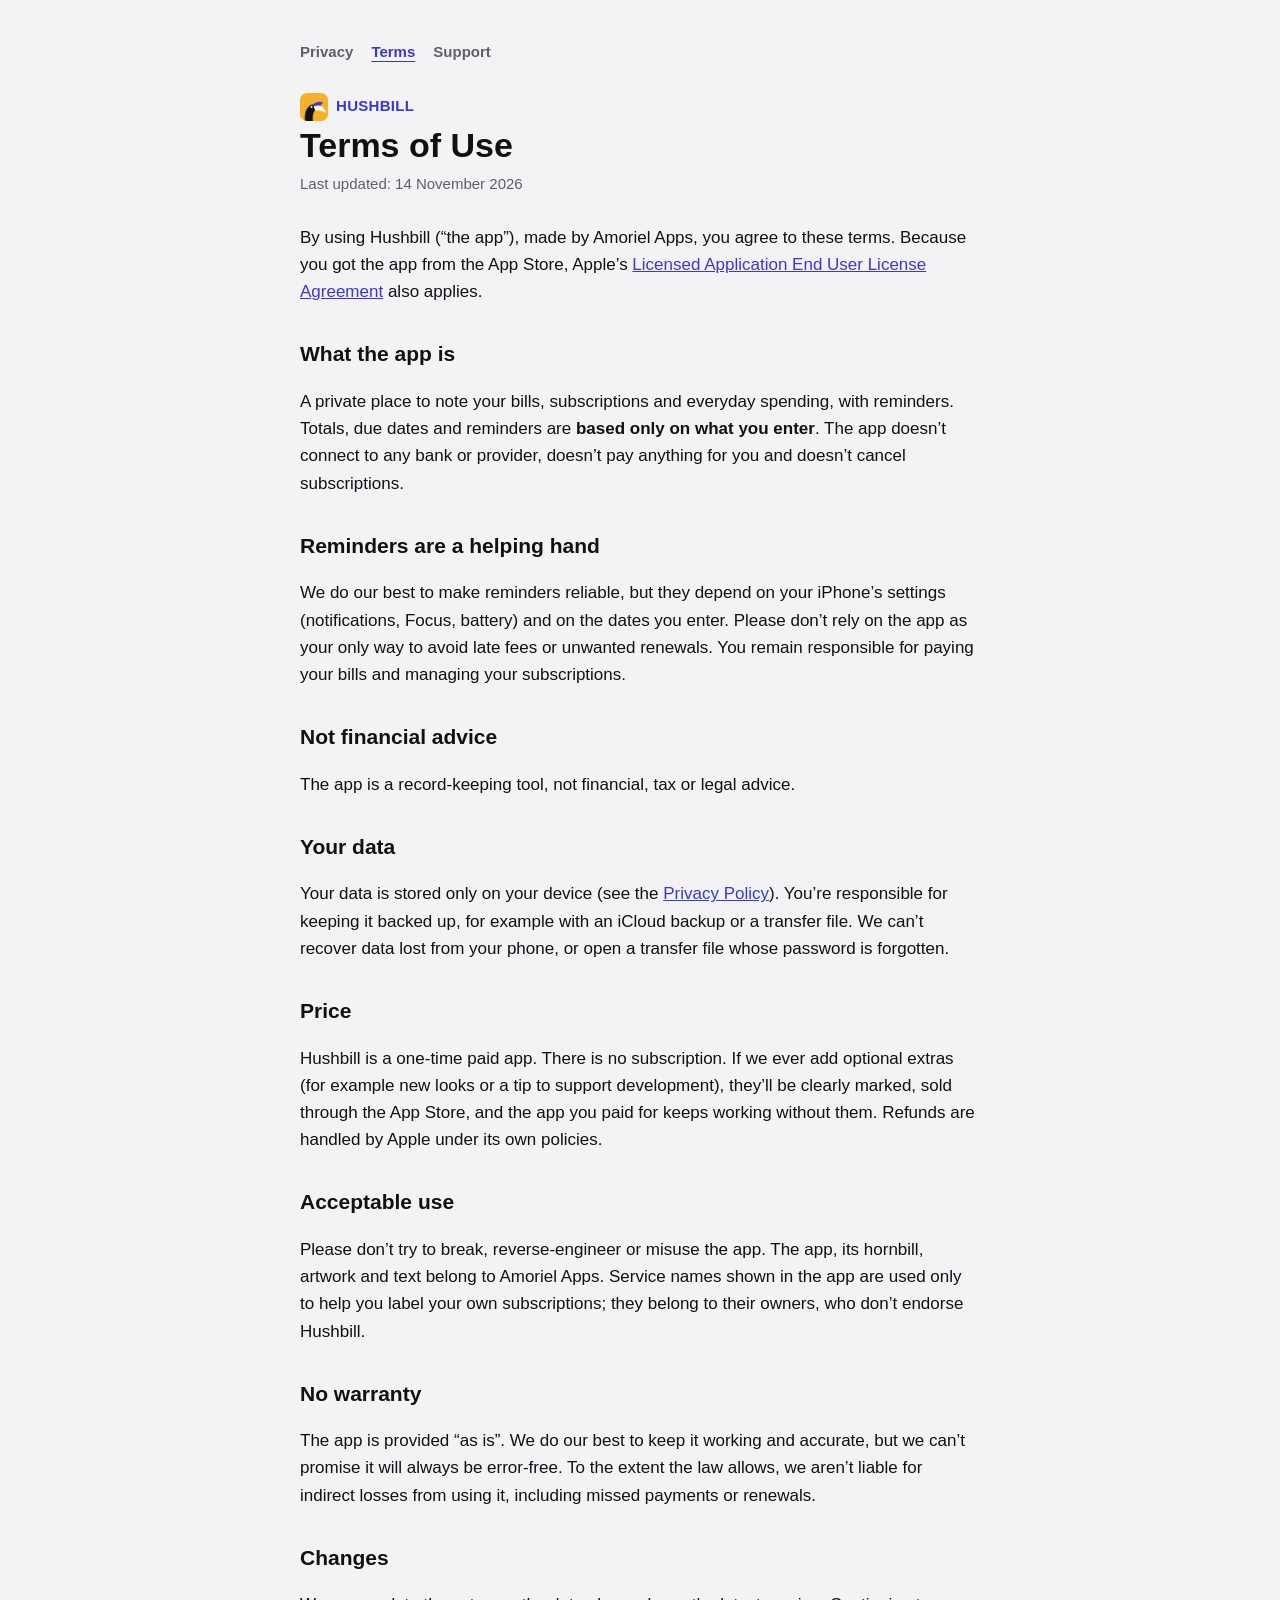
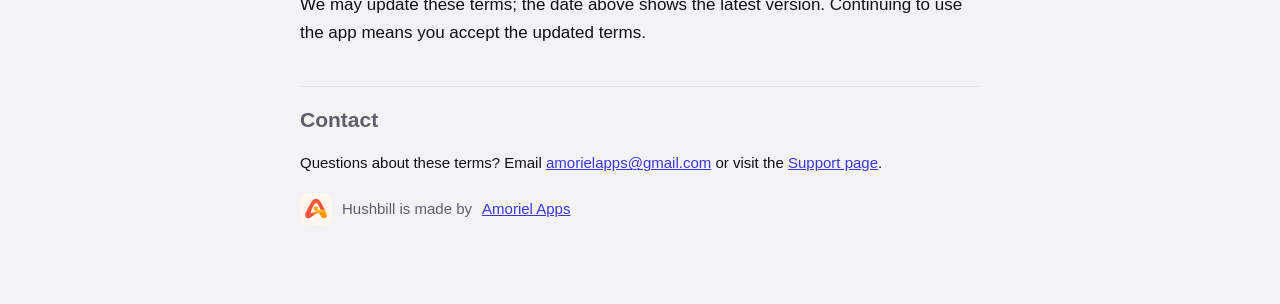
<file: projects/hushbill/terms.html>
<!doctype html>
<html lang="en">
<head>
<meta charset="utf-8">
<meta name="viewport" content="width=device-width, initial-scale=1">
<title>Terms of Use · Hushbill</title>
<link rel="icon" type="image/png" href="app-icon.png">
<link rel="apple-touch-icon" href="app-icon.png">
<meta name="description" content="The terms for using Hushbill.">
<link rel="canonical" href="https://amoriel-apps.github.io/projects/hushbill/terms.html">
<meta name="theme-color" content="#F3F3F6" media="(prefers-color-scheme: light)">
<meta name="theme-color" content="#0F0F12" media="(prefers-color-scheme: dark)">
<meta property="og:type" content="website">
<meta property="og:site_name" content="Amoriel Apps">
<meta property="og:title" content="Terms of Use · Hushbill">
<meta property="og:description" content="The terms for using Hushbill.">
<meta property="og:url" content="https://amoriel-apps.github.io/projects/hushbill/terms.html">
<meta property="og:image" content="https://amoriel-apps.github.io/projects/hushbill/app-icon.png">
<meta name="twitter:card" content="summary">
<meta name="twitter:title" content="Terms of Use · Hushbill">
<meta name="twitter:description" content="The terms for using Hushbill.">
<meta name="twitter:image" content="https://amoriel-apps.github.io/projects/hushbill/app-icon.png">
<style>
  :root {
    --ground: #F3F3F6; --card: #FFFFFF; --ink: #111114; --muted: #5F5F6B; --line: #E4E4EA;
    --primary: #3A36DB; --soft: #FFF3D6; --mark: #FFE3A3;
  }
  @media (prefers-color-scheme: dark) {
    :root { --ground: #0F0F12; --card: #1C1C21; --ink: #F4F4F6; --muted: #A6A6B0; --line: #2C2C33;
            --primary: #9C99FF; --soft: #2A2312; --mark: #4A3D12; }
  }
  * { box-sizing: border-box; }
  body {
    margin: 0; background: var(--ground); color: var(--ink);
    font: 17px/1.6 -apple-system, BlinkMacSystemFont, "Segoe UI", Roboto, "Helvetica Neue", Arial, sans-serif;
  }
  main { max-width: 720px; margin: 0 auto; padding: 40px 20px 64px; }
  header { margin-bottom: 28px; }
  .app img { width: 28px; height: 28px; border-radius: 7px; vertical-align: middle; margin-right: 8px; }
  .app { display: inline-block; font-weight: 800; color: var(--primary); letter-spacing: .02em; font-size: 15px; }
  h1 { font-size: 34px; line-height: 1.2; margin: 4px 0 6px; }
  .updated { color: var(--muted); font-size: 15px; margin: 0; }
  h2 { font-size: 21px; margin: 32px 0 8px; }
  p, li { color: var(--ink); }
  ul { padding-left: 22px; }
  li { margin: 4px 0; }
  .summary { background: var(--soft); border-radius: 16px; padding: 6px 20px; margin: 20px 0 8px; }
  .summary h2 { margin-top: 14px; }
  a { color: var(--primary); }
  mark { background: var(--mark); color: inherit; padding: 0 3px; border-radius: 4px; }
  footer { margin-top: 40px; padding-top: 16px; border-top: 1px solid var(--line); color: var(--muted); font-size: 15px; }
  address { font-style: normal; }
  @media (max-width: 480px) { body { font-size: 16px; } h1 { font-size: 28px; } }
</style>
<style>
  nav { display: flex; gap: 18px; flex-wrap: wrap; margin: 0 0 28px; font-size: 15px; font-weight: 700; }
  nav a { text-decoration: none; color: var(--muted); }
  nav a[aria-current="page"] { color: var(--primary); text-decoration: underline; text-underline-offset: 4px; }
  .button { display: inline-block; background: var(--primary); color: var(--ground); text-decoration: none; font-weight: 800;
            padding: 14px 22px; border-radius: 14px; margin: 6px 0 4px; }
  .card { background: var(--card); border: 1px solid var(--line); border-radius: 16px; padding: 4px 20px 12px; margin: 14px 0; }
  .card h3 { font-size: 18px; margin: 14px 0 4px; }
  .maker { display: flex; align-items: center; gap: 10px; margin-top: 18px; color: var(--muted); font-size: 15px; }
  .maker img { width: 32px; height: 32px; border-radius: 8px; }
</style>
</head>
<body>
<main>
  <nav aria-label="Hushbill pages"><a href="privacy.html">Privacy</a><a href="terms.html" aria-current="page">Terms</a><a href="support.html">Support</a></nav>
  <header>
    <span class="app"><img src="app-icon.png" alt="">HUSHBILL</span>
    <h1>Terms of Use</h1>
    <p class="updated">Last updated: 14 November 2026</p>
  </header>

  <p>By using Hushbill (“the app”), made by Amoriel Apps, you agree to these terms. Because you got the app from the App Store, Apple’s <a href="https://www.apple.com/legal/internet-services/itunes/dev/stdeula/">Licensed Application End User License Agreement</a> also applies.</p>

  <h2>What the app is</h2>
  <p>A private place to note your bills, subscriptions and everyday spending, with reminders. Totals, due dates and reminders are <strong>based only on what you enter</strong>. The app doesn’t connect to any bank or provider, doesn’t pay anything for you and doesn’t cancel subscriptions.</p>

  <h2>Reminders are a helping hand</h2>
  <p>We do our best to make reminders reliable, but they depend on your iPhone’s settings (notifications, Focus, battery) and on the dates you enter. Please don’t rely on the app as your only way to avoid late fees or unwanted renewals. You remain responsible for paying your bills and managing your subscriptions.</p>

  <h2>Not financial advice</h2>
  <p>The app is a record-keeping tool, not financial, tax or legal advice.</p>

  <h2>Your data</h2>
  <p>Your data is stored only on your device (see the <a href="privacy.html">Privacy Policy</a>). You’re responsible for keeping it backed up, for example with an iCloud backup or a transfer file. We can’t recover data lost from your phone, or open a transfer file whose password is forgotten.</p>

  <h2>Price</h2>
  <p>Hushbill is a one-time paid app. There is no subscription. If we ever add optional extras (for example new looks or a tip to support development), they’ll be clearly marked, sold through the App Store, and the app you paid for keeps working without them. Refunds are handled by Apple under its own policies.</p>

  <h2>Acceptable use</h2>
  <p>Please don’t try to break, reverse-engineer or misuse the app. The app, its hornbill, artwork and text belong to Amoriel Apps. Service names shown in the app are used only to help you label your own subscriptions; they belong to their owners, who don’t endorse Hushbill.</p>

  <h2>No warranty</h2>
  <p>The app is provided “as is”. We do our best to keep it working and accurate, but we can’t promise it will always be error-free. To the extent the law allows, we aren’t liable for indirect losses from using it, including missed payments or renewals.</p>

  <h2>Changes</h2>
  <p>We may update these terms; the date above shows the latest version. Continuing to use the app means you accept the updated terms.</p>

  <footer>
    <h2 style="margin-top:0">Contact</h2>
    <p>Questions about these terms? Email <a href="mailto:amorielapps@gmail.com">amorielapps@gmail.com</a> or visit the <a href="support.html">Support page</a>.</p>
    <p class="maker"><img src="amoriel-logo.png" alt="Amoriel Apps logo"> Hushbill is made by <a href="/">Amoriel Apps</a></p>
  </footer>
</main>
</body>
</html>
</file>
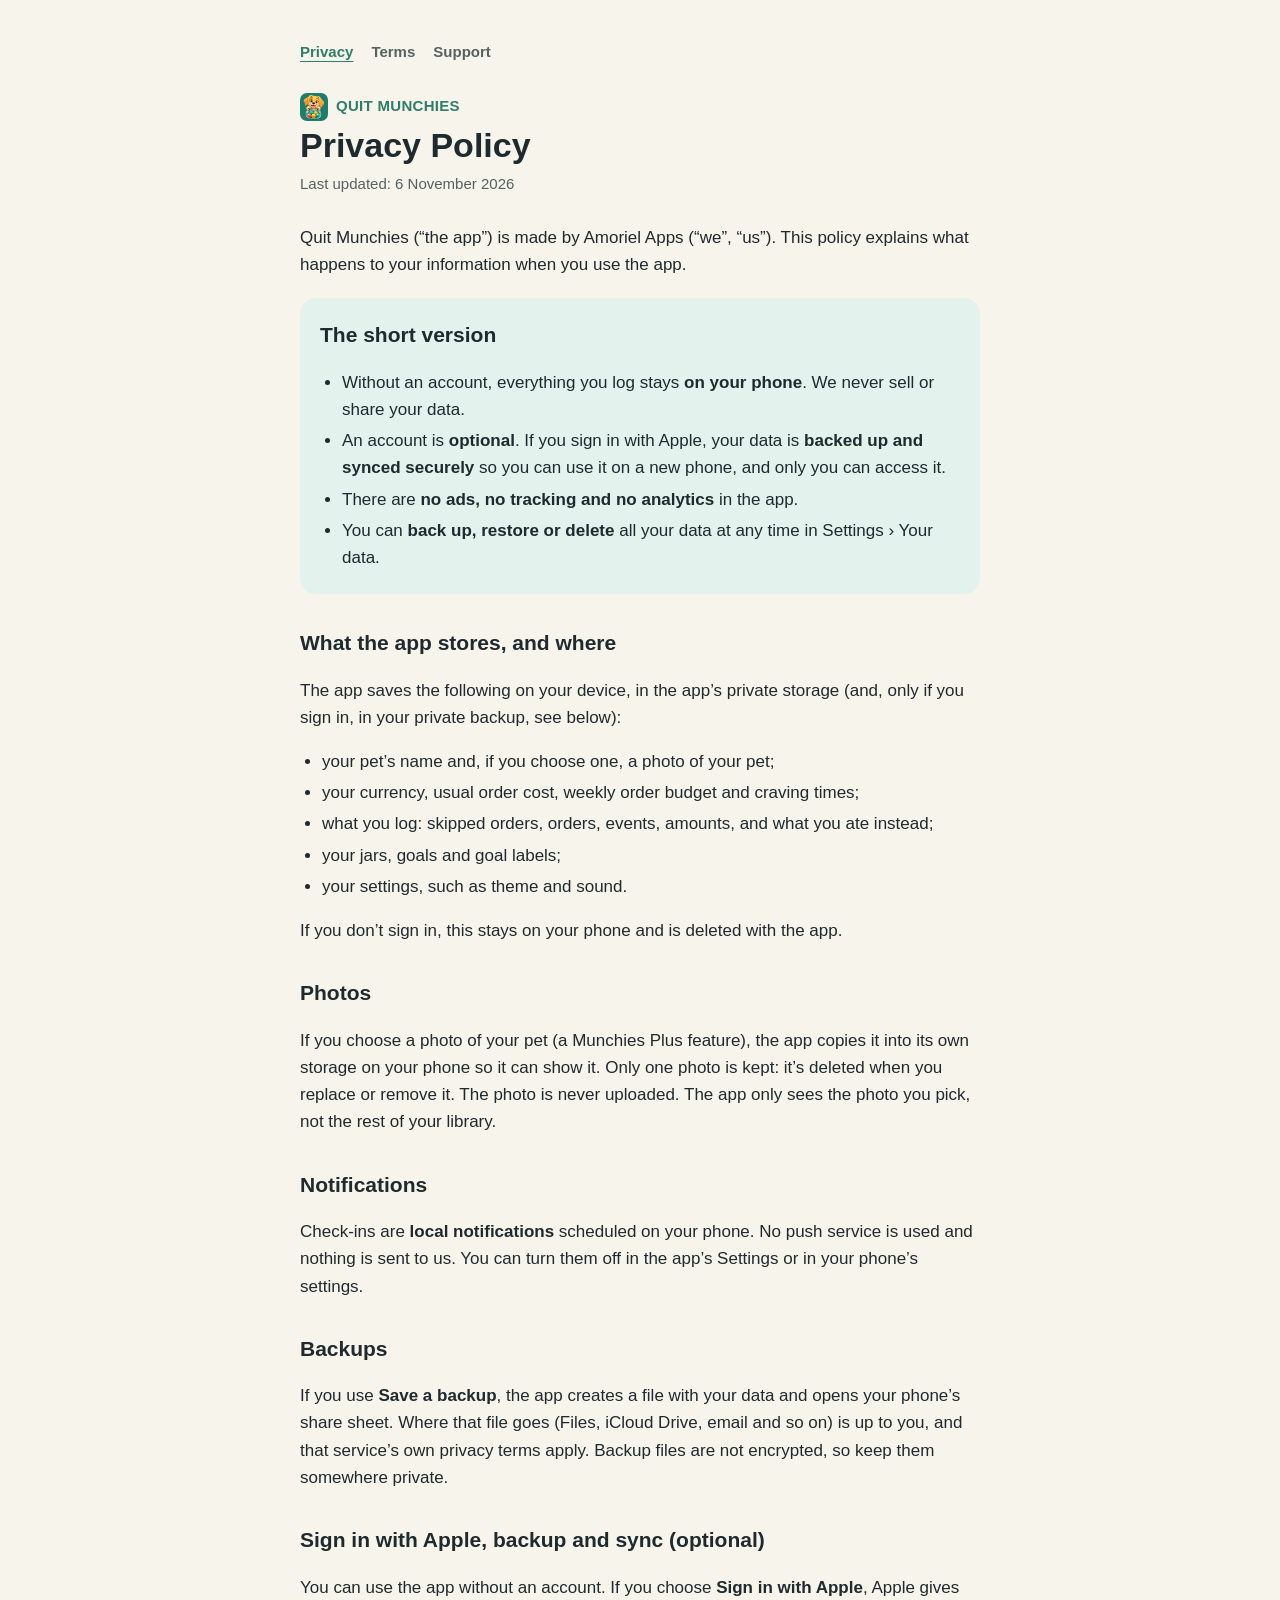
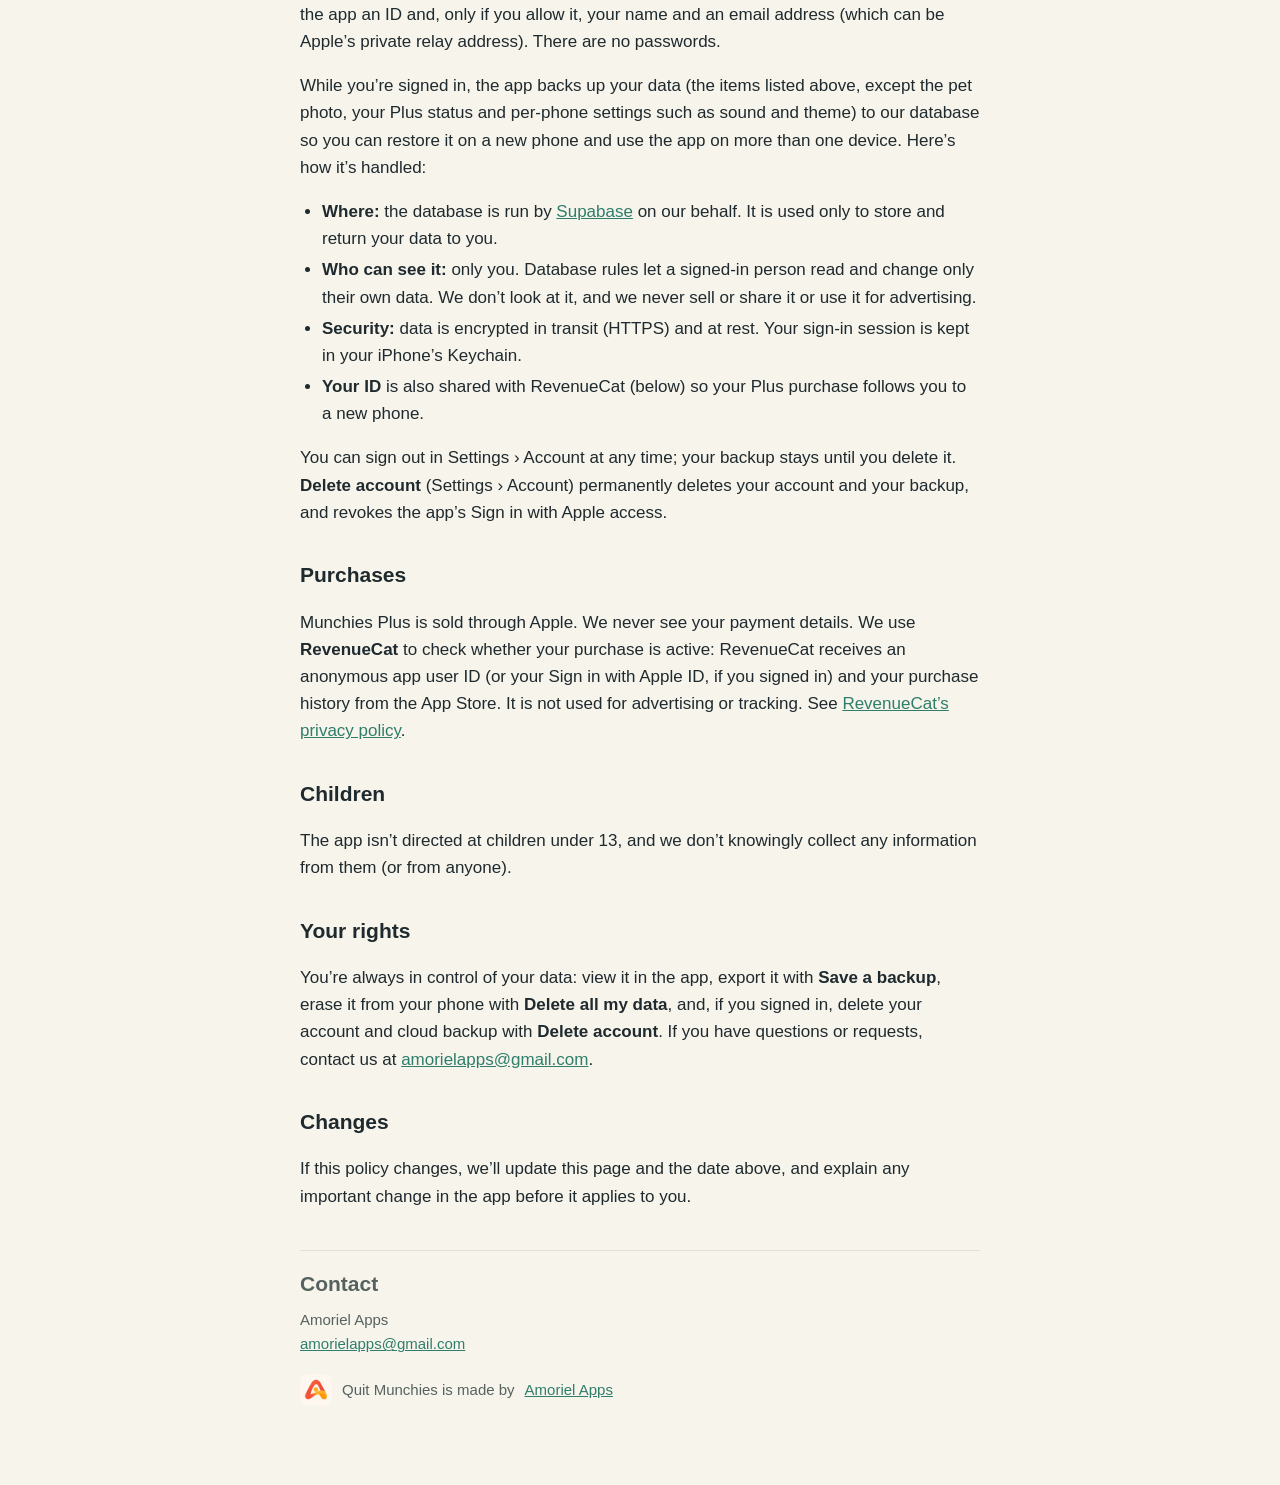
<file: projects/quit-munchies/privacy.html>
<!doctype html>
<html lang="en">
<head>
<meta charset="utf-8">
<meta name="viewport" content="width=device-width, initial-scale=1">
<title>Privacy Policy · Quit Munchies</title>
<link rel="icon" type="image/png" href="app-icon.png">
<link rel="apple-touch-icon" href="app-icon.png">
<meta name="description" content="How Quit Munchies handles your information: everything stays on your phone.">
<link rel="canonical" href="https://amoriel-apps.github.io/projects/quit-munchies/privacy.html">
<meta name="theme-color" content="#F7F4EC" media="(prefers-color-scheme: light)">
<meta name="theme-color" content="#141819" media="(prefers-color-scheme: dark)">
<meta property="og:type" content="website">
<meta property="og:site_name" content="Amoriel Apps">
<meta property="og:title" content="Privacy Policy · Quit Munchies">
<meta property="og:description" content="How Quit Munchies handles your information: everything stays on your phone.">
<meta property="og:url" content="https://amoriel-apps.github.io/projects/quit-munchies/privacy.html">
<meta property="og:image" content="https://amoriel-apps.github.io/projects/quit-munchies/app-icon.png">
<meta name="twitter:card" content="summary">
<meta name="twitter:title" content="Privacy Policy · Quit Munchies">
<meta name="twitter:description" content="How Quit Munchies handles your information: everything stays on your phone.">
<meta name="twitter:image" content="https://amoriel-apps.github.io/projects/quit-munchies/app-icon.png">
<style>
  :root {
    --ground: #F7F4EC; --card: #FFFFFF; --ink: #1F2A2E; --muted: #55625F; --line: #E6E0D2;
    --primary: #2F7D6B; --soft: #E3F2EC; --mark: #FFF1C2;
  }
  @media (prefers-color-scheme: dark) {
    :root { --ground: #141819; --card: #1F2528; --ink: #F1EEE7; --muted: #A9B3B0; --line: #2E373A;
            --primary: #86D9C5; --soft: #1D3530; --mark: #4A3D12; }
  }
  * { box-sizing: border-box; }
  body {
    margin: 0; background: var(--ground); color: var(--ink);
    font: 17px/1.6 -apple-system, BlinkMacSystemFont, "Segoe UI", Roboto, "Helvetica Neue", Arial, sans-serif;
  }
  main { max-width: 720px; margin: 0 auto; padding: 40px 20px 64px; }
  header { margin-bottom: 28px; }
  .app img { width: 28px; height: 28px; border-radius: 7px; vertical-align: middle; margin-right: 8px; }
  .app { display: inline-block; font-weight: 800; color: var(--primary); letter-spacing: .02em; font-size: 15px; }
  h1 { font-size: 34px; line-height: 1.2; margin: 4px 0 6px; }
  .updated { color: var(--muted); font-size: 15px; margin: 0; }
  h2 { font-size: 21px; margin: 32px 0 8px; }
  p, li { color: var(--ink); }
  ul { padding-left: 22px; }
  li { margin: 4px 0; }
  .summary { background: var(--soft); border-radius: 16px; padding: 6px 20px; margin: 20px 0 8px; }
  .summary h2 { margin-top: 14px; }
  a { color: var(--primary); }
  mark { background: var(--mark); color: inherit; padding: 0 3px; border-radius: 4px; }
  footer { margin-top: 40px; padding-top: 16px; border-top: 1px solid var(--line); color: var(--muted); font-size: 15px; }
  address { font-style: normal; }
  @media (max-width: 480px) { body { font-size: 16px; } h1 { font-size: 28px; } }
</style>
<style>
  nav { display: flex; gap: 18px; flex-wrap: wrap; margin: 0 0 28px; font-size: 15px; font-weight: 700; }
  nav a { text-decoration: none; color: var(--muted); }
  nav a[aria-current="page"] { color: var(--primary); text-decoration: underline; text-underline-offset: 4px; }
  .button { display: inline-block; background: var(--primary); color: var(--ground); text-decoration: none; font-weight: 800;
            padding: 14px 22px; border-radius: 14px; margin: 6px 0 4px; }
  .card { background: var(--card); border: 1px solid var(--line); border-radius: 16px; padding: 4px 20px 12px; margin: 14px 0; }
  .card h3 { font-size: 18px; margin: 14px 0 4px; }
  .maker { display: flex; align-items: center; gap: 10px; margin-top: 18px; color: var(--muted); font-size: 15px; }
  .maker img { width: 32px; height: 32px; border-radius: 8px; }
</style>
</head>
<body>
<main>
  <nav aria-label="Quit Munchies pages"><a href="privacy.html" aria-current="page">Privacy</a><a href="terms.html">Terms</a><a href="support.html">Support</a></nav>

  <header>
    <span class="app"><img src="app-icon.png" alt="">QUIT MUNCHIES</span>
    <h1>Privacy Policy</h1>
    <p class="updated">Last updated: 6 November 2026</p>
  </header>

  <p>Quit Munchies (“the app”) is made by Amoriel Apps (“we”, “us”). This policy explains what happens to your information when you use the app.</p>

  <section class="summary">
    <h2>The short version</h2>
    <ul>
      <li>Without an account, everything you log stays <strong>on your phone</strong>. We never sell or share your data.</li>
      <li>An account is <strong>optional</strong>. If you sign in with Apple, your data is <strong>backed up and synced securely</strong> so you can use it on a new phone, and only you can access it.</li>
      <li>There are <strong>no ads, no tracking and no analytics</strong> in the app.</li>
      <li>You can <strong>back up, restore or delete</strong> all your data at any time in Settings › Your data.</li>
    </ul>
  </section>

  <h2>What the app stores, and where</h2>
  <p>The app saves the following on your device, in the app’s private storage (and, only if you sign in, in your private backup, see below):</p>
  <ul>
    <li>your pet’s name and, if you choose one, a photo of your pet;</li>
    <li>your currency, usual order cost, weekly order budget and craving times;</li>
    <li>what you log: skipped orders, orders, events, amounts, and what you ate instead;</li>
    <li>your jars, goals and goal labels;</li>
    <li>your settings, such as theme and sound.</li>
  </ul>
  <p>If you don’t sign in, this stays on your phone and is deleted with the app.</p>

  <h2>Photos</h2>
  <p>If you choose a photo of your pet (a Munchies Plus feature), the app copies it into its own storage on your phone so it can show it. Only one photo is kept: it’s deleted when you replace or remove it. The photo is never uploaded. The app only sees the photo you pick, not the rest of your library.</p>

  <h2>Notifications</h2>
  <p>Check-ins are <strong>local notifications</strong> scheduled on your phone. No push service is used and nothing is sent to us. You can turn them off in the app’s Settings or in your phone’s settings.</p>

  <h2>Backups</h2>
  <p>If you use <strong>Save a backup</strong>, the app creates a file with your data and opens your phone’s share sheet. Where that file goes (Files, iCloud Drive, email and so on) is up to you, and that service’s own privacy terms apply. Backup files are not encrypted, so keep them somewhere private.</p>

  <h2>Sign in with Apple, backup and sync (optional)</h2>
  <p>You can use the app without an account. If you choose <strong>Sign in with Apple</strong>, Apple gives the app an ID and, only if you allow it, your name and an email address (which can be Apple’s private relay address). There are no passwords.</p>
  <p>While you’re signed in, the app backs up your data (the items listed above, except the pet photo, your Plus status and per-phone settings such as sound and theme) to our database so you can restore it on a new phone and use the app on more than one device. Here’s how it’s handled:</p>
  <ul>
    <li><strong>Where:</strong> the database is run by <a href="https://supabase.com/privacy">Supabase</a> on our behalf. It is used only to store and return your data to you.</li>
    <li><strong>Who can see it:</strong> only you. Database rules let a signed-in person read and change only their own data. We don’t look at it, and we never sell or share it or use it for advertising.</li>
    <li><strong>Security:</strong> data is encrypted in transit (HTTPS) and at rest. Your sign-in session is kept in your iPhone’s Keychain.</li>
    <li><strong>Your ID</strong> is also shared with RevenueCat (below) so your Plus purchase follows you to a new phone.</li>
  </ul>
  <p>You can sign out in Settings › Account at any time; your backup stays until you delete it. <strong>Delete account</strong> (Settings › Account) permanently deletes your account and your backup, and revokes the app’s Sign in with Apple access.</p>

  <h2>Purchases</h2>
  <p>Munchies Plus is sold through Apple. We never see your payment details. We use <strong>RevenueCat</strong> to check whether your purchase is active: RevenueCat receives an anonymous app user ID (or your Sign in with Apple ID, if you signed in) and your purchase history from the App Store. It is not used for advertising or tracking. See <a href="https://www.revenuecat.com/privacy">RevenueCat’s privacy policy</a>.</p>

  <h2>Children</h2>
  <p>The app isn’t directed at children under 13, and we don’t knowingly collect any information from them (or from anyone).</p>

  <h2>Your rights</h2>
  <p>You’re always in control of your data: view it in the app, export it with <strong>Save a backup</strong>, erase it from your phone with <strong>Delete all my data</strong>, and, if you signed in, delete your account and cloud backup with <strong>Delete account</strong>. If you have questions or requests, contact us at <a href="mailto:amorielapps@gmail.com">amorielapps@gmail.com</a>.</p>

  <h2>Changes</h2>
  <p>If this policy changes, we’ll update this page and the date above, and explain any important change in the app before it applies to you.</p>

  <footer>
    <h2 style="margin-top:0">Contact</h2>
    <address>
      Amoriel Apps<br>
      <a href="mailto:amorielapps@gmail.com">amorielapps@gmail.com</a>
    </address>
    <p class="maker"><img src="amoriel-logo.png" alt="Amoriel Apps logo"> Quit Munchies is made by <a href="/">Amoriel Apps</a></p>
  </footer>
</main>
</body>
</html>
</file>
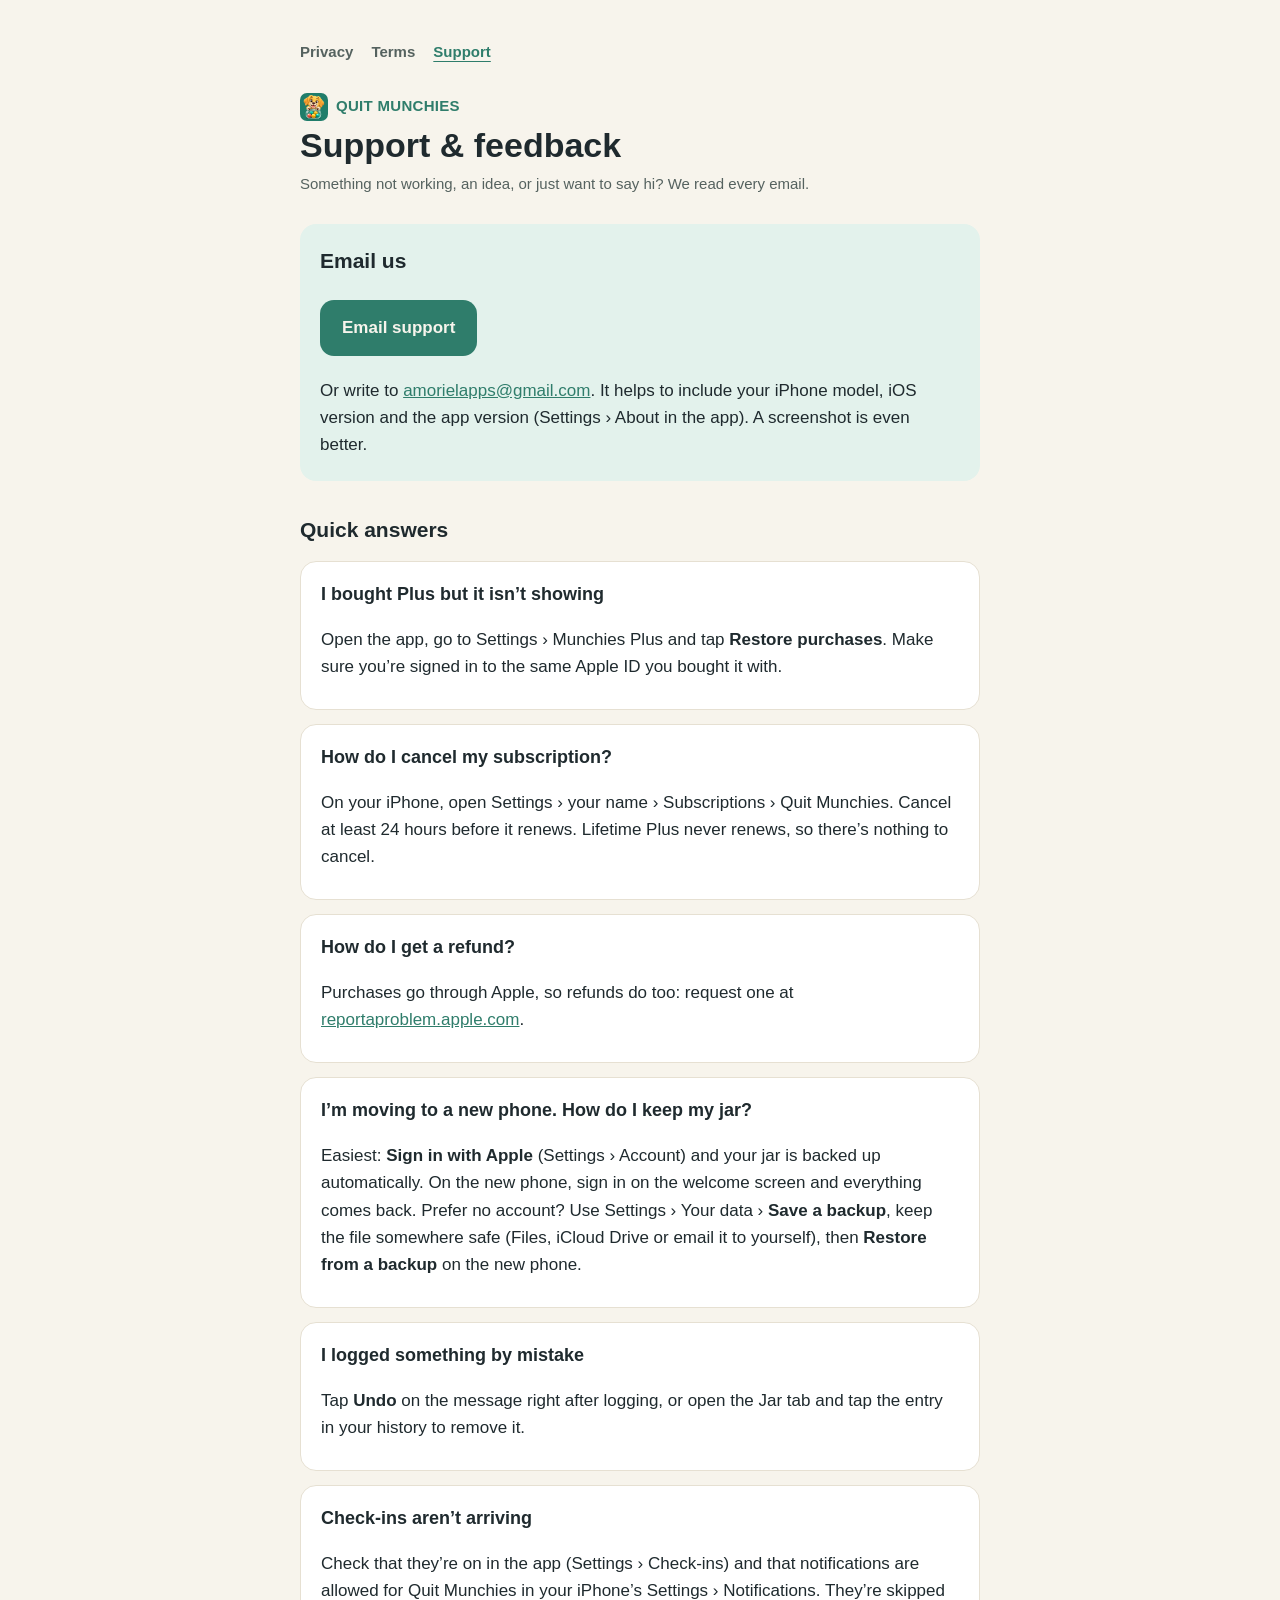
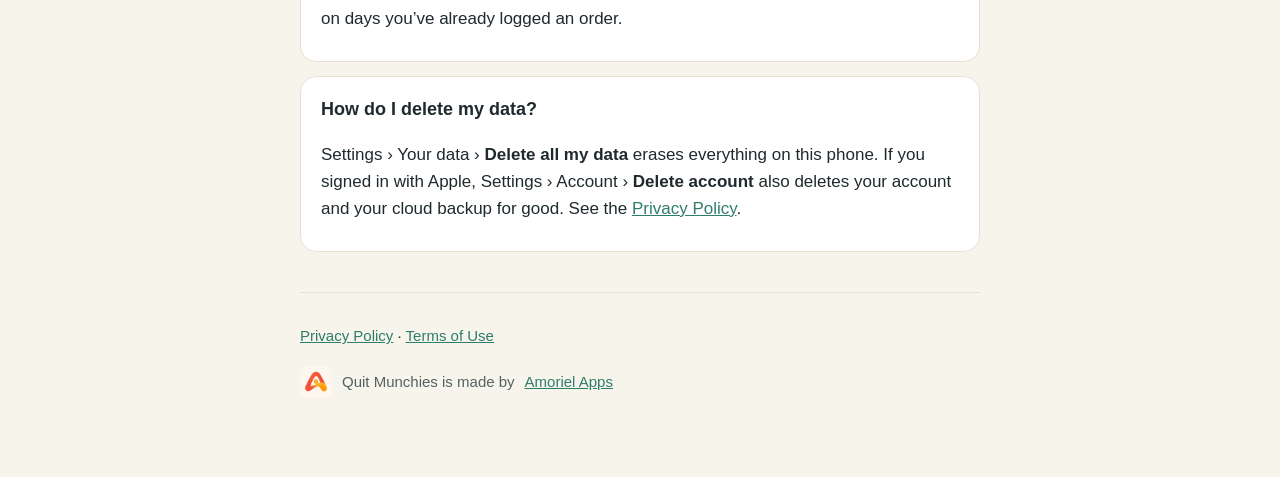
<file: projects/quit-munchies/support.html>
<!doctype html>
<html lang="en">
<head>
<meta charset="utf-8">
<meta name="viewport" content="width=device-width, initial-scale=1">
<title>Support · Quit Munchies</title>
<link rel="icon" type="image/png" href="app-icon.png">
<link rel="apple-touch-icon" href="app-icon.png">
<meta name="description" content="Help and feedback for Quit Munchies: email us, restore purchases, cancel, back up and more.">
<link rel="canonical" href="https://amoriel-apps.github.io/projects/quit-munchies/support.html">
<meta name="theme-color" content="#F7F4EC" media="(prefers-color-scheme: light)">
<meta name="theme-color" content="#141819" media="(prefers-color-scheme: dark)">
<meta property="og:type" content="website">
<meta property="og:site_name" content="Amoriel Apps">
<meta property="og:title" content="Support · Quit Munchies">
<meta property="og:description" content="Help and feedback for Quit Munchies: email us, restore purchases, cancel, back up and more.">
<meta property="og:url" content="https://amoriel-apps.github.io/projects/quit-munchies/support.html">
<meta property="og:image" content="https://amoriel-apps.github.io/projects/quit-munchies/app-icon.png">
<meta name="twitter:card" content="summary">
<meta name="twitter:title" content="Support · Quit Munchies">
<meta name="twitter:description" content="Help and feedback for Quit Munchies: email us, restore purchases, cancel, back up and more.">
<meta name="twitter:image" content="https://amoriel-apps.github.io/projects/quit-munchies/app-icon.png">
<style>
  :root {
    --ground: #F7F4EC; --card: #FFFFFF; --ink: #1F2A2E; --muted: #55625F; --line: #E6E0D2;
    --primary: #2F7D6B; --soft: #E3F2EC; --mark: #FFF1C2;
  }
  @media (prefers-color-scheme: dark) {
    :root { --ground: #141819; --card: #1F2528; --ink: #F1EEE7; --muted: #A9B3B0; --line: #2E373A;
            --primary: #86D9C5; --soft: #1D3530; --mark: #4A3D12; }
  }
  * { box-sizing: border-box; }
  body {
    margin: 0; background: var(--ground); color: var(--ink);
    font: 17px/1.6 -apple-system, BlinkMacSystemFont, "Segoe UI", Roboto, "Helvetica Neue", Arial, sans-serif;
  }
  main { max-width: 720px; margin: 0 auto; padding: 40px 20px 64px; }
  header { margin-bottom: 28px; }
  .app img { width: 28px; height: 28px; border-radius: 7px; vertical-align: middle; margin-right: 8px; }
  .app { display: inline-block; font-weight: 800; color: var(--primary); letter-spacing: .02em; font-size: 15px; }
  h1 { font-size: 34px; line-height: 1.2; margin: 4px 0 6px; }
  .updated { color: var(--muted); font-size: 15px; margin: 0; }
  h2 { font-size: 21px; margin: 32px 0 8px; }
  p, li { color: var(--ink); }
  ul { padding-left: 22px; }
  li { margin: 4px 0; }
  .summary { background: var(--soft); border-radius: 16px; padding: 6px 20px; margin: 20px 0 8px; }
  .summary h2 { margin-top: 14px; }
  a { color: var(--primary); }
  mark { background: var(--mark); color: inherit; padding: 0 3px; border-radius: 4px; }
  footer { margin-top: 40px; padding-top: 16px; border-top: 1px solid var(--line); color: var(--muted); font-size: 15px; }
  address { font-style: normal; }
  @media (max-width: 480px) { body { font-size: 16px; } h1 { font-size: 28px; } }
</style>
<style>
  nav { display: flex; gap: 18px; flex-wrap: wrap; margin: 0 0 28px; font-size: 15px; font-weight: 700; }
  nav a { text-decoration: none; color: var(--muted); }
  nav a[aria-current="page"] { color: var(--primary); text-decoration: underline; text-underline-offset: 4px; }
  .button { display: inline-block; background: var(--primary); color: var(--ground); text-decoration: none; font-weight: 800;
            padding: 14px 22px; border-radius: 14px; margin: 6px 0 4px; }
  .card { background: var(--card); border: 1px solid var(--line); border-radius: 16px; padding: 4px 20px 12px; margin: 14px 0; }
  .card h3 { font-size: 18px; margin: 14px 0 4px; }
  .maker { display: flex; align-items: center; gap: 10px; margin-top: 18px; color: var(--muted); font-size: 15px; }
  .maker img { width: 32px; height: 32px; border-radius: 8px; }
</style>
</head>
<body>
<main>
  <nav aria-label="Quit Munchies pages"><a href="privacy.html">Privacy</a><a href="terms.html">Terms</a><a href="support.html" aria-current="page">Support</a></nav>
  <header>
    <span class="app"><img src="app-icon.png" alt="">QUIT MUNCHIES</span>
    <h1>Support &amp; feedback</h1>
    <p class="updated">Something not working, an idea, or just want to say hi? We read every email.</p>
  </header>

  <section class="summary">
    <h2>Email us</h2>
    <p><a class="button" href="mailto:amorielapps@gmail.com?subject=Quit%20Munchies%20support">Email support</a></p>
    <p style="margin-top:4px">Or write to <a href="mailto:amorielapps@gmail.com">amorielapps@gmail.com</a>. It helps to include your iPhone model, iOS version and the app version (Settings › About in the app). A screenshot is even better.</p>
  </section>

  <h2>Quick answers</h2>

  <div class="card">
    <h3>I bought Plus but it isn’t showing</h3>
    <p>Open the app, go to Settings › Munchies Plus and tap <strong>Restore purchases</strong>. Make sure you’re signed in to the same Apple ID you bought it with.</p>
  </div>

  <div class="card">
    <h3>How do I cancel my subscription?</h3>
    <p>On your iPhone, open Settings › your name › Subscriptions › Quit Munchies. Cancel at least 24 hours before it renews. Lifetime Plus never renews, so there’s nothing to cancel.</p>
  </div>

  <div class="card">
    <h3>How do I get a refund?</h3>
    <p>Purchases go through Apple, so refunds do too: request one at <a href="https://reportaproblem.apple.com">reportaproblem.apple.com</a>.</p>
  </div>

  <div class="card">
    <h3>I’m moving to a new phone. How do I keep my jar?</h3>
    <p>Easiest: <strong>Sign in with Apple</strong> (Settings › Account) and your jar is backed up automatically. On the new phone, sign in on the welcome screen and everything comes back. Prefer no account? Use Settings › Your data › <strong>Save a backup</strong>, keep the file somewhere safe (Files, iCloud Drive or email it to yourself), then <strong>Restore from a backup</strong> on the new phone.</p>
  </div>

  <div class="card">
    <h3>I logged something by mistake</h3>
    <p>Tap <strong>Undo</strong> on the message right after logging, or open the Jar tab and tap the entry in your history to remove it.</p>
  </div>

  <div class="card">
    <h3>Check-ins aren’t arriving</h3>
    <p>Check that they’re on in the app (Settings › Check-ins) and that notifications are allowed for Quit Munchies in your iPhone’s Settings › Notifications. They’re skipped on days you’ve already logged an order.</p>
  </div>

  <div class="card">
    <h3>How do I delete my data?</h3>
    <p>Settings › Your data › <strong>Delete all my data</strong> erases everything on this phone. If you signed in with Apple, Settings › Account › <strong>Delete account</strong> also deletes your account and your cloud backup for good. See the <a href="privacy.html">Privacy Policy</a>.</p>
  </div>

  <footer>
    <p><a href="privacy.html">Privacy Policy</a> · <a href="terms.html">Terms of Use</a></p>
    <p class="maker"><img src="amoriel-logo.png" alt="Amoriel Apps logo"> Quit Munchies is made by <a href="/">Amoriel Apps</a></p>
  </footer>
</main>
</body>
</html>
</file>
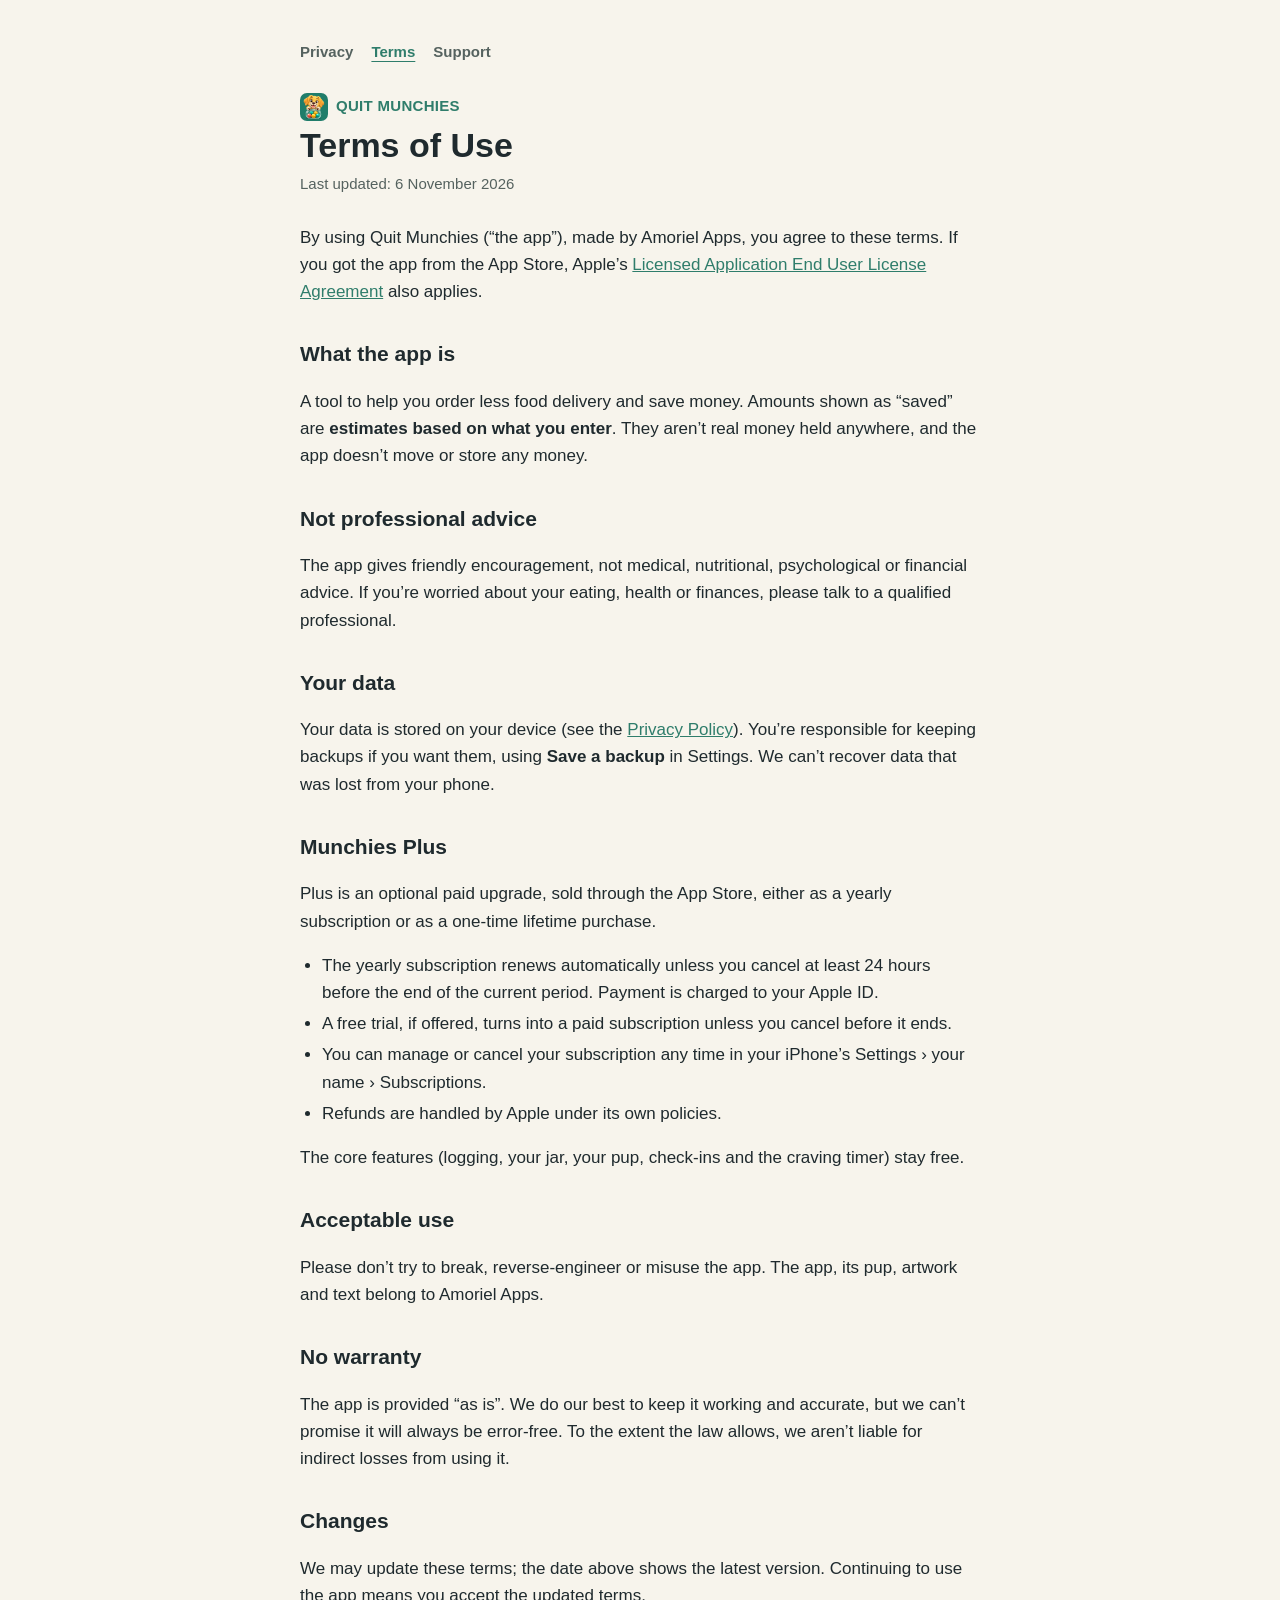
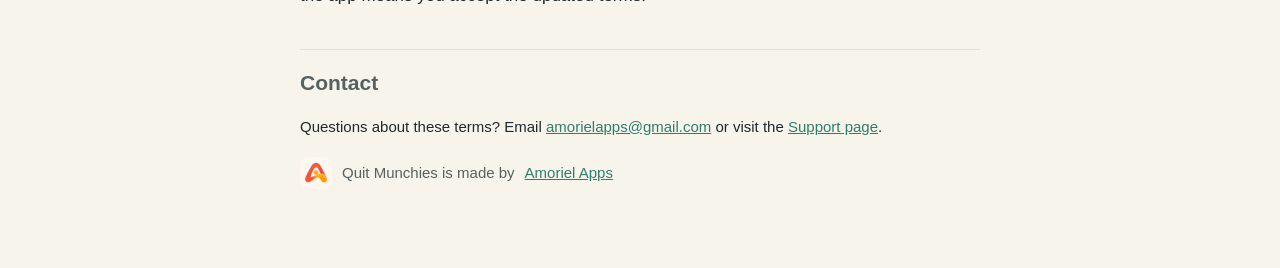
<file: projects/quit-munchies/terms.html>
<!doctype html>
<html lang="en">
<head>
<meta charset="utf-8">
<meta name="viewport" content="width=device-width, initial-scale=1">
<title>Terms of Use · Quit Munchies</title>
<link rel="icon" type="image/png" href="app-icon.png">
<link rel="apple-touch-icon" href="app-icon.png">
<meta name="description" content="The terms for using Quit Munchies and Munchies Plus.">
<link rel="canonical" href="https://amoriel-apps.github.io/projects/quit-munchies/terms.html">
<meta name="theme-color" content="#F7F4EC" media="(prefers-color-scheme: light)">
<meta name="theme-color" content="#141819" media="(prefers-color-scheme: dark)">
<meta property="og:type" content="website">
<meta property="og:site_name" content="Amoriel Apps">
<meta property="og:title" content="Terms of Use · Quit Munchies">
<meta property="og:description" content="The terms for using Quit Munchies and Munchies Plus.">
<meta property="og:url" content="https://amoriel-apps.github.io/projects/quit-munchies/terms.html">
<meta property="og:image" content="https://amoriel-apps.github.io/projects/quit-munchies/app-icon.png">
<meta name="twitter:card" content="summary">
<meta name="twitter:title" content="Terms of Use · Quit Munchies">
<meta name="twitter:description" content="The terms for using Quit Munchies and Munchies Plus.">
<meta name="twitter:image" content="https://amoriel-apps.github.io/projects/quit-munchies/app-icon.png">
<style>
  :root {
    --ground: #F7F4EC; --card: #FFFFFF; --ink: #1F2A2E; --muted: #55625F; --line: #E6E0D2;
    --primary: #2F7D6B; --soft: #E3F2EC; --mark: #FFF1C2;
  }
  @media (prefers-color-scheme: dark) {
    :root { --ground: #141819; --card: #1F2528; --ink: #F1EEE7; --muted: #A9B3B0; --line: #2E373A;
            --primary: #86D9C5; --soft: #1D3530; --mark: #4A3D12; }
  }
  * { box-sizing: border-box; }
  body {
    margin: 0; background: var(--ground); color: var(--ink);
    font: 17px/1.6 -apple-system, BlinkMacSystemFont, "Segoe UI", Roboto, "Helvetica Neue", Arial, sans-serif;
  }
  main { max-width: 720px; margin: 0 auto; padding: 40px 20px 64px; }
  header { margin-bottom: 28px; }
  .app img { width: 28px; height: 28px; border-radius: 7px; vertical-align: middle; margin-right: 8px; }
  .app { display: inline-block; font-weight: 800; color: var(--primary); letter-spacing: .02em; font-size: 15px; }
  h1 { font-size: 34px; line-height: 1.2; margin: 4px 0 6px; }
  .updated { color: var(--muted); font-size: 15px; margin: 0; }
  h2 { font-size: 21px; margin: 32px 0 8px; }
  p, li { color: var(--ink); }
  ul { padding-left: 22px; }
  li { margin: 4px 0; }
  .summary { background: var(--soft); border-radius: 16px; padding: 6px 20px; margin: 20px 0 8px; }
  .summary h2 { margin-top: 14px; }
  a { color: var(--primary); }
  mark { background: var(--mark); color: inherit; padding: 0 3px; border-radius: 4px; }
  footer { margin-top: 40px; padding-top: 16px; border-top: 1px solid var(--line); color: var(--muted); font-size: 15px; }
  address { font-style: normal; }
  @media (max-width: 480px) { body { font-size: 16px; } h1 { font-size: 28px; } }
</style>
<style>
  nav { display: flex; gap: 18px; flex-wrap: wrap; margin: 0 0 28px; font-size: 15px; font-weight: 700; }
  nav a { text-decoration: none; color: var(--muted); }
  nav a[aria-current="page"] { color: var(--primary); text-decoration: underline; text-underline-offset: 4px; }
  .button { display: inline-block; background: var(--primary); color: var(--ground); text-decoration: none; font-weight: 800;
            padding: 14px 22px; border-radius: 14px; margin: 6px 0 4px; }
  .card { background: var(--card); border: 1px solid var(--line); border-radius: 16px; padding: 4px 20px 12px; margin: 14px 0; }
  .card h3 { font-size: 18px; margin: 14px 0 4px; }
  .maker { display: flex; align-items: center; gap: 10px; margin-top: 18px; color: var(--muted); font-size: 15px; }
  .maker img { width: 32px; height: 32px; border-radius: 8px; }
</style>
</head>
<body>
<main>
  <nav aria-label="Quit Munchies pages"><a href="privacy.html">Privacy</a><a href="terms.html" aria-current="page">Terms</a><a href="support.html">Support</a></nav>
  <header>
    <span class="app"><img src="app-icon.png" alt="">QUIT MUNCHIES</span>
    <h1>Terms of Use</h1>
    <p class="updated">Last updated: 6 November 2026</p>
  </header>

  <p>By using Quit Munchies (“the app”), made by Amoriel Apps, you agree to these terms. If you got the app from the App Store, Apple’s <a href="https://www.apple.com/legal/internet-services/itunes/dev/stdeula/">Licensed Application End User License Agreement</a> also applies.</p>

  <h2>What the app is</h2>
  <p>A tool to help you order less food delivery and save money. Amounts shown as “saved” are <strong>estimates based on what you enter</strong>. They aren’t real money held anywhere, and the app doesn’t move or store any money.</p>

  <h2>Not professional advice</h2>
  <p>The app gives friendly encouragement, not medical, nutritional, psychological or financial advice. If you’re worried about your eating, health or finances, please talk to a qualified professional.</p>

  <h2>Your data</h2>
  <p>Your data is stored on your device (see the <a href="privacy.html">Privacy Policy</a>). You’re responsible for keeping backups if you want them, using <strong>Save a backup</strong> in Settings. We can’t recover data that was lost from your phone.</p>

  <h2>Munchies Plus</h2>
  <p>Plus is an optional paid upgrade, sold through the App Store, either as a yearly subscription or as a one-time lifetime purchase.</p>
  <ul>
    <li>The yearly subscription renews automatically unless you cancel at least 24 hours before the end of the current period. Payment is charged to your Apple ID.</li>
    <li>A free trial, if offered, turns into a paid subscription unless you cancel before it ends.</li>
    <li>You can manage or cancel your subscription any time in your iPhone’s Settings › your name › Subscriptions.</li>
    <li>Refunds are handled by Apple under its own policies.</li>
  </ul>
  <p>The core features (logging, your jar, your pup, check-ins and the craving timer) stay free.</p>

  <h2>Acceptable use</h2>
  <p>Please don’t try to break, reverse-engineer or misuse the app. The app, its pup, artwork and text belong to Amoriel Apps.</p>

  <h2>No warranty</h2>
  <p>The app is provided “as is”. We do our best to keep it working and accurate, but we can’t promise it will always be error-free. To the extent the law allows, we aren’t liable for indirect losses from using it.</p>

  <h2>Changes</h2>
  <p>We may update these terms; the date above shows the latest version. Continuing to use the app means you accept the updated terms.</p>

  <footer>
    <h2 style="margin-top:0">Contact</h2>
    <p>Questions about these terms? Email <a href="mailto:amorielapps@gmail.com">amorielapps@gmail.com</a> or visit the <a href="support.html">Support page</a>.</p>
    <p class="maker"><img src="amoriel-logo.png" alt="Amoriel Apps logo"> Quit Munchies is made by <a href="/">Amoriel Apps</a></p>
  </footer>
</main>
</body>
</html>
</file>
<file: assets/site.css>
/* Amoriel Apps — shared site styles */

:root {
  --bg: #fdf6ec;
  --surface: #fffaf3;
  --text: #241a14;
  --muted: #6d5c50;
  --red: #e8503c;          /* brand red — decorative gradients only */
  --orange: #f9a227;       /* brand orange — decorative gradients only */
  --solid: #cf4028;        /* interactive fill (4.75:1 behind --on-solid) */
  --on-solid: #ffffff;     /* text/icon color on --solid */
  --link: #c33a22;         /* link + accent text on --bg (4.95:1) */
  --tint: rgba(232, 80, 60, 0.08);
  --tint-line: rgba(232, 80, 60, 0.20);
  --border: rgba(36, 26, 20, 0.11);
  --shadow: 0 1px 2px rgba(36, 26, 20, 0.04), 0 8px 24px rgba(36, 26, 20, 0.05);
  --glow-1: rgba(232, 80, 60, 0.10);
  --glow-2: rgba(249, 162, 39, 0.12);
}

@media (prefers-color-scheme: dark) {
  :root {
    --bg: #17110d;
    --surface: #211913;
    --text: #f6ede2;
    --muted: #b3a294;
    --red: #ff6f57;
    --orange: #ffb043;
    --solid: #ff6f57;
    --on-solid: #17110d;
    --link: #ff8a70;
    --tint: rgba(255, 111, 87, 0.11);
    --tint-line: rgba(255, 111, 87, 0.26);
    --border: rgba(246, 237, 226, 0.13);
    --shadow: 0 1px 2px rgba(0, 0, 0, 0.3), 0 10px 28px rgba(0, 0, 0, 0.34);
    --glow-1: rgba(232, 80, 60, 0.16);
    --glow-2: rgba(249, 162, 39, 0.12);
  }
}

* { box-sizing: border-box; }

html { scroll-behavior: smooth; }

body {
  margin: 0;
  font-family: -apple-system, BlinkMacSystemFont, "Segoe UI", Roboto, Helvetica, Arial, sans-serif;
  background: var(--bg);
  color: var(--text);
  line-height: 1.6;
  -webkit-font-smoothing: antialiased;
}

/* ---- accessibility ---- */

.skip-link {
  position: absolute;
  left: -9999px;
  top: 0;
  background: var(--solid);
  color: var(--on-solid);
  padding: 10px 18px;
  border-radius: 0 0 10px 0;
  z-index: 99;
  font-weight: 600;
  text-decoration: none;
}

.skip-link:focus { left: 0; }

:focus-visible {
  outline: 2px solid var(--link);
  outline-offset: 3px;
  border-radius: 6px;
}

@media (prefers-reduced-motion: reduce) {
  html { scroll-behavior: auto; }
  *, *::before, *::after {
    animation-duration: 0.01ms !important;
    animation-iteration-count: 1 !important;
    transition-duration: 0.01ms !important;
  }
}

/* ---- layout ---- */

.glow {
  position: fixed;
  inset: 0;
  background:
    radial-gradient(720px circle at 12% 0%, var(--glow-1), transparent 62%),
    radial-gradient(620px circle at 92% 18%, var(--glow-2), transparent 60%);
  pointer-events: none;
  z-index: 0;
}

.wrap {
  position: relative;
  z-index: 1;
  max-width: 1000px;
  margin: 0 auto;
  padding: 0 24px;
}

/* ---- header ---- */

header {
  display: flex;
  align-items: center;
  justify-content: space-between;
  gap: 16px;
  padding: 22px 0;
  flex-wrap: wrap;
}

.logo {
  display: flex;
  align-items: center;
  gap: 10px;
  font-weight: 650;
  letter-spacing: -0.015em;
  font-size: 1.08rem;
  color: var(--text);
  text-decoration: none;
}

.logo img { width: 34px; height: 34px; display: block; }

nav {
  display: flex;
  flex-wrap: wrap;
  gap: 4px 22px;
}

nav a {
  color: var(--muted);
  text-decoration: none;
  font-size: 0.92rem;
}

nav a:hover,
nav a[aria-current="page"] { color: var(--link); }

/* ---- hero ---- */

.hero {
  display: grid;
  grid-template-columns: 1.15fr 0.85fr;
  align-items: center;
  gap: 40px;
  padding: 64px 0 72px;
}

.hero-art img {
  width: 100%;
  max-width: 300px;
  margin-left: auto;
  display: block;
}

.eyebrow {
  display: inline-block;
  font-size: 0.75rem;
  font-weight: 600;
  letter-spacing: 0.09em;
  text-transform: uppercase;
  color: var(--link);
  background: var(--tint);
  border: 1px solid var(--tint-line);
  border-radius: 999px;
  padding: 5px 13px;
  margin-bottom: 22px;
}

h1 {
  font-size: clamp(2.1rem, 5.5vw, 3.4rem);
  line-height: 1.08;
  letter-spacing: -0.03em;
  margin: 0 0 18px;
}

h1 .accent {
  background: linear-gradient(120deg, var(--red), var(--orange));
  -webkit-background-clip: text;
  background-clip: text;
  color: transparent;
}

.lede {
  font-size: 1.08rem;
  color: var(--muted);
  margin: 0 0 30px;
  max-width: 54ch;
}

/* ---- buttons ---- */

.actions { display: flex; flex-wrap: wrap; gap: 12px; }

.btn {
  display: inline-block;
  padding: 12px 22px;
  border-radius: 11px;
  text-decoration: none;
  font-size: 0.95rem;
  font-weight: 600;
  transition: transform 0.15s ease, box-shadow 0.15s ease, border-color 0.15s ease;
}

.btn:hover { transform: translateY(-1px); }

.btn-primary {
  background: var(--solid);
  color: var(--on-solid);
  box-shadow: 0 6px 18px rgba(207, 64, 40, 0.26);
}

.btn-primary:hover { box-shadow: 0 10px 24px rgba(207, 64, 40, 0.34); }

.btn-ghost {
  border: 1px solid var(--border);
  color: var(--text);
  background: var(--surface);
}

.btn-ghost:hover { border-color: var(--tint-line); }

/* ---- sections ---- */

section { padding: 56px 0; border-top: 1px solid var(--border); }

h2 {
  font-size: 1.45rem;
  letter-spacing: -0.02em;
  margin: 0 0 8px;
}

.section-sub {
  color: var(--muted);
  margin: 0 0 28px;
  font-size: 0.98rem;
}

.grid {
  display: grid;
  grid-template-columns: repeat(auto-fit, minmax(230px, 1fr));
  gap: 18px;
}

.card {
  background: var(--surface);
  border: 1px solid var(--border);
  border-radius: 16px;
  padding: 24px;
  box-shadow: var(--shadow);
}

.card .dot {
  width: 28px;
  height: 28px;
  border-radius: 9px;
  background: linear-gradient(135deg, var(--red), var(--orange));
  margin-bottom: 14px;
}

.card h3 {
  margin: 0 0 8px;
  font-size: 1rem;
  letter-spacing: -0.01em;
}

.card p {
  margin: 0;
  color: var(--muted);
  font-size: 0.92rem;
}

/* ---- projects ---- */

.project-list { display: grid; gap: 18px; }

.project {
  background: var(--surface);
  border: 1px solid var(--border);
  border-radius: 18px;
  padding: 26px;
  box-shadow: var(--shadow);
  display: grid;
  grid-template-columns: 72px 1fr;
  gap: 20px;
  align-items: start;
}

.project img { width: 72px; height: 72px; border-radius: 17px; display: block; }

.project h3 { margin: 0 0 6px; font-size: 1.2rem; letter-spacing: -0.02em; }

.project-body > p { margin: 0; color: var(--muted); font-size: 0.95rem; }

.status {
  display: inline-block;
  font-size: 0.72rem;
  font-weight: 600;
  letter-spacing: 0.07em;
  text-transform: uppercase;
  color: var(--link);
  background: var(--tint);
  border: 1px solid var(--tint-line);
  border-radius: 999px;
  padding: 3px 11px;
  margin-bottom: 10px;
}

.links { display: flex; flex-wrap: wrap; gap: 10px; margin-top: 16px; }

.pill {
  display: inline-block;
  padding: 8px 16px;
  border-radius: 10px;
  border: 1px solid var(--border);
  background: var(--bg);
  color: var(--text);
  text-decoration: none;
  font-size: 0.88rem;
  font-weight: 550;
  transition: border-color 0.15s ease, color 0.15s ease;
}

.pill:hover { border-color: var(--link); color: var(--link); }

.empty {
  background: var(--surface);
  border: 1px dashed var(--border);
  border-radius: 18px;
  padding: 26px;
  color: var(--muted);
}

/* ---- about ---- */

.about {
  display: grid;
  grid-template-columns: repeat(auto-fit, minmax(260px, 1fr));
  gap: 18px;
  align-items: start;
}

.owner {
  background: var(--surface);
  border: 1px solid var(--border);
  border-radius: 16px;
  padding: 24px;
  box-shadow: var(--shadow);
}

.owner .label {
  font-size: 0.72rem;
  font-weight: 600;
  letter-spacing: 0.09em;
  text-transform: uppercase;
  color: var(--muted);
  margin-bottom: 6px;
}

.owner .name {
  font-size: 1.15rem;
  font-weight: 650;
  letter-spacing: -0.015em;
  margin-bottom: 4px;
}

.owner .role { color: var(--muted); font-size: 0.92rem; margin: 0; }

a.link { color: var(--link); text-decoration: none; font-weight: 550; }
a.link:hover { text-decoration: underline; }

/* ---- page head (sub-pages) ---- */

.page-head { padding: 48px 0 36px; }

.page-head h1 { font-size: clamp(2rem, 5vw, 2.9rem); line-height: 1.1; margin: 0 0 12px; }

/* ---- footer ---- */

footer {
  padding: 40px 0 56px;
  border-top: 1px solid var(--border);
  color: var(--muted);
  font-size: 0.88rem;
}

.foot-cols {
  display: grid;
  grid-template-columns: 1.4fr repeat(4, minmax(110px, 1fr));
  gap: 28px;
  margin-bottom: 32px;
}

.foot-brand .logo { margin-bottom: 10px; font-size: 1rem; }

.foot-brand p { margin: 0; max-width: 32ch; }

.foot-cols h4 {
  margin: 6px 0 10px;
  font-size: 0.74rem;
  font-weight: 600;
  letter-spacing: 0.09em;
  text-transform: uppercase;
  color: var(--text);
}

.foot-cols ul { list-style: none; margin: 0; padding: 0; }

.foot-cols li { margin: 0 0 7px; }

.foot-cols a { color: var(--muted); text-decoration: none; }

.foot-cols a:hover { color: var(--link); }

.foot-base {
  border-top: 1px solid var(--border);
  padding-top: 20px;
  display: flex;
  flex-wrap: wrap;
  gap: 8px 24px;
  justify-content: space-between;
}

.foot-base a { color: var(--muted); }

/* ---- responsive ---- */

@media (max-width: 860px) {
  .foot-cols { grid-template-columns: 1fr 1fr; gap: 24px; }
  .foot-brand { grid-column: 1 / -1; }
}

@media (max-width: 760px) {
  .hero {
    grid-template-columns: 1fr;
    padding: 40px 0 56px;
    gap: 28px;
  }
  .hero-art { order: -1; }
  .hero-art img { margin: 0 auto; max-width: 170px; }
  .project { grid-template-columns: 1fr; }
  nav { gap: 4px 18px; }
}

@media (max-width: 420px) {
  .foot-cols { grid-template-columns: 1fr; }
}
</file>
